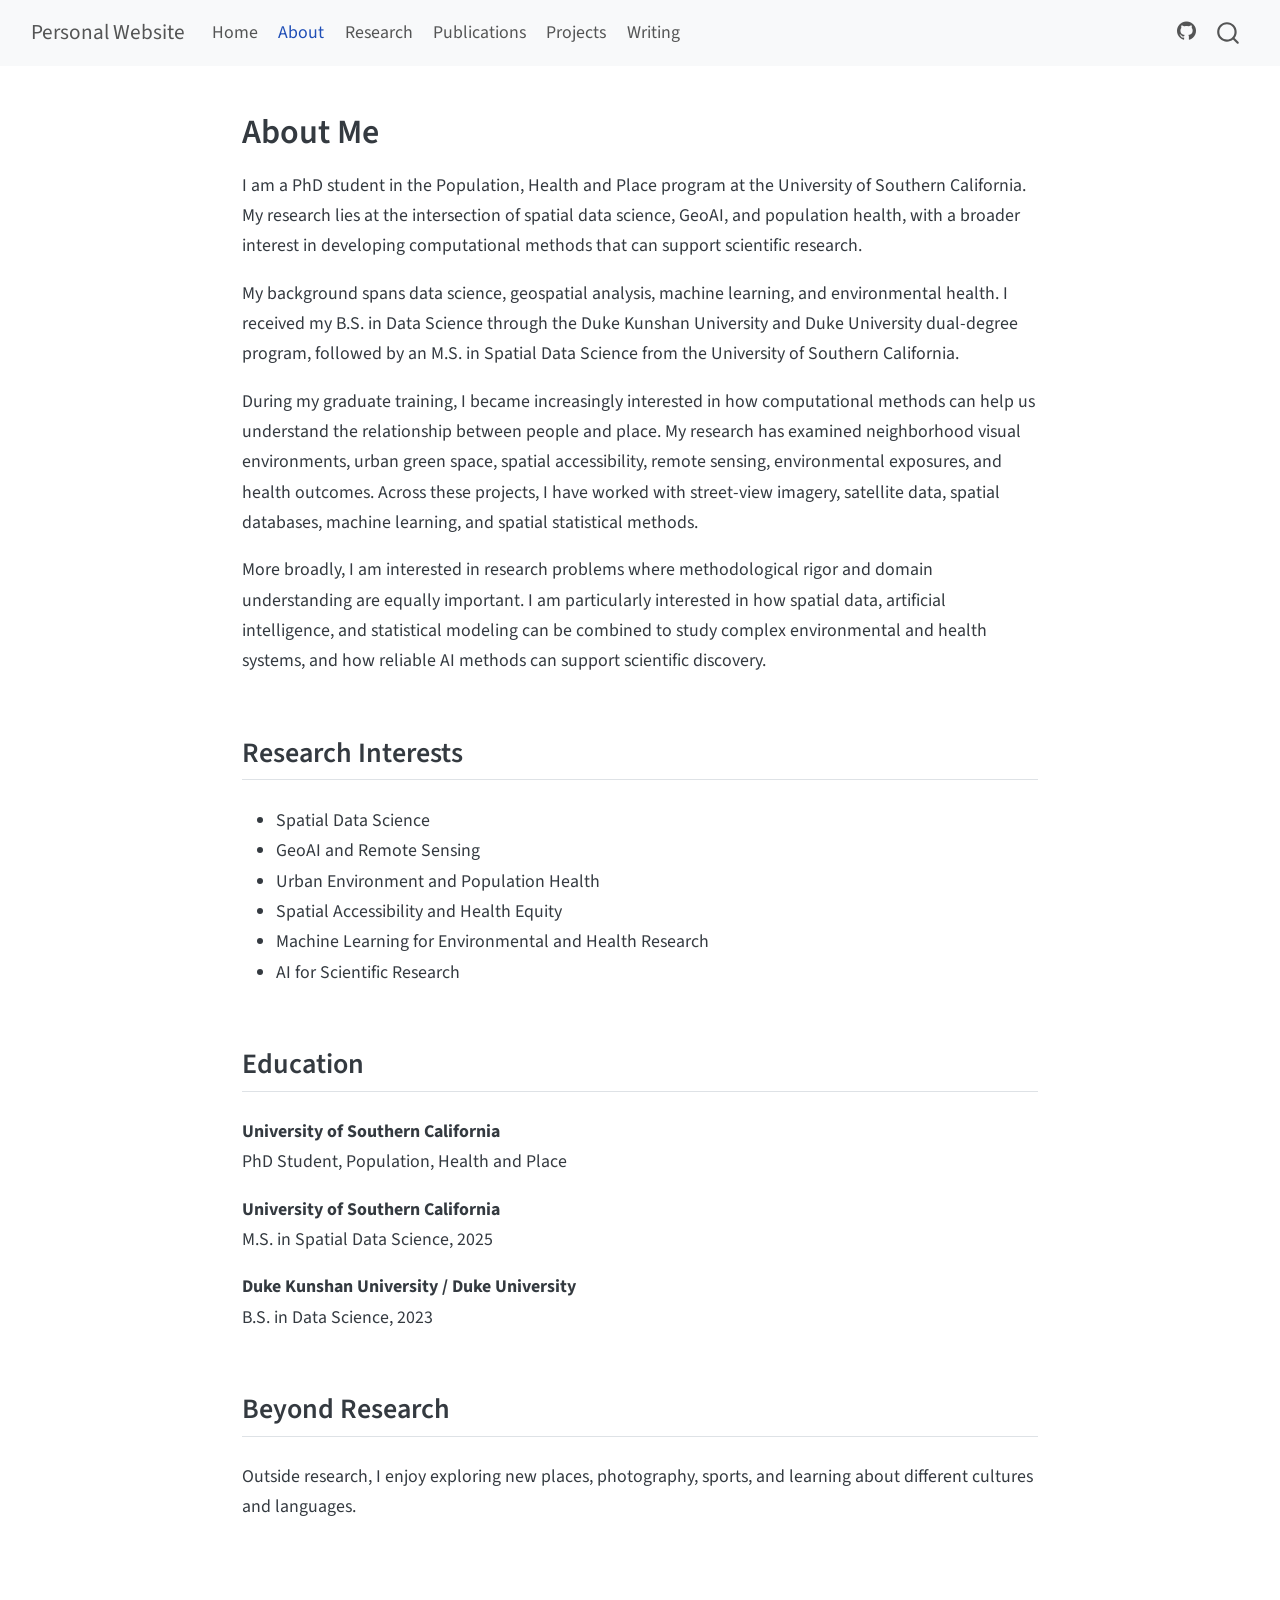
<file: docs/about.html>
<!DOCTYPE html>
<html xmlns="http://www.w3.org/1999/xhtml" lang="en" xml:lang="en"><head>

<meta charset="utf-8">
<meta name="generator" content="quarto-1.10.18">

<meta name="viewport" content="width=device-width, initial-scale=1.0, user-scalable=yes">


<title>about – Personal Website</title>
<style>
/* Default styles provided by pandoc.
** See https://pandoc.org/MANUAL.html#variables-for-html for config info.
*/
span.smallcaps{font-variant: small-caps;}
div.columns{display: flex; gap: 1.5em;}
div.column{flex: auto;}
@media screen {
div.columns{gap: min(4vw, 1.5em);}
div.column{overflow-x: auto;}
}
div.hanging-indent{margin-left: 1.5em; text-indent: -1.5em;}
ul.task-list{list-style: none;}
ul.task-list li input[type="checkbox"] {
  width: 0.8em;
  margin: 0 0.8em 0.2em -1em; /* quarto-specific, see https://github.com/quarto-dev/quarto-cli/issues/4556 */ 
  vertical-align: middle;
}
</style>


<script src="site_libs/quarto-nav/quarto-nav.js"></script>
<script src="site_libs/quarto-nav/headroom.min.js"></script>
<script src="site_libs/clipboard/clipboard.min.js"></script>
<script src="site_libs/quarto-search/autocomplete.umd.js"></script>
<script src="site_libs/quarto-search/fuse.min.js"></script>
<script src="site_libs/quarto-search/quarto-search.js"></script>
<meta name="quarto:offset" content="./">
<script src="site_libs/quarto-html/quarto.js" type="module"></script>
<script src="site_libs/quarto-html/tabsets/tabsets.js" type="module"></script>
<script src="site_libs/quarto-html/popper.min.js"></script>
<script src="site_libs/quarto-html/tippy.umd.min.js"></script>
<script src="site_libs/quarto-html/anchor.min.js"></script>
<link href="site_libs/quarto-html/tippy.css" rel="stylesheet">
<link href="site_libs/quarto-html/quarto-syntax-highlighting-64a204ab8560d761af7679ceaba22944.css" rel="stylesheet" id="quarto-text-highlighting-styles">
<script src="site_libs/bootstrap/bootstrap.min.js"></script>
<link href="site_libs/bootstrap/bootstrap-icons.css" rel="stylesheet">
<link href="site_libs/bootstrap/bootstrap-172ba59bd5e0b52282274ba0c0cc16fc.min.css" rel="stylesheet" append-hash="true" id="quarto-bootstrap" data-mode="light">
<script id="quarto-search-options" type="application/json">{
  "location": "navbar",
  "copy-button": false,
  "collapse-after": 3,
  "panel-placement": "end",
  "type": "overlay",
  "limit": 50,
  "keyboard-shortcut": [
    "f",
    "/",
    "s"
  ],
  "show-item-context": false,
  "language": {
    "search-no-results-text": "No results",
    "search-matching-documents-text": "matching documents",
    "search-copy-link-title": "Copy link to search",
    "search-hide-matches-text": "Hide additional matches",
    "search-more-match-text": "more match in this document",
    "search-more-matches-text": "more matches in this document",
    "search-clear-button-title": "Clear",
    "search-text-placeholder": "",
    "search-detached-cancel-button-title": "Cancel",
    "search-submit-button-title": "Submit",
    "search-label": "Search"
  }
}</script>


<link rel="stylesheet" href="styles.css">
</head>

<body class="nav-fixed fullcontent quarto-light">

<div id="quarto-search-results"></div>
  <header id="quarto-header" class="headroom fixed-top">
    <nav class="navbar navbar-expand-lg " data-bs-theme="dark">
      <div class="navbar-container container-fluid">
      <div class="navbar-brand-container mx-auto">
    <a class="navbar-brand" href="./index.html">
    <span class="navbar-title">Personal Website</span>
    </a>
  </div>
            <div id="quarto-search" class="" title="Search"></div>
          <button class="navbar-toggler" type="button" data-bs-toggle="collapse" data-bs-target="#navbarCollapse" aria-controls="navbarCollapse" role="menu" aria-expanded="false" aria-label="Toggle navigation" onclick="if (window.quartoToggleHeadroom) { window.quartoToggleHeadroom(); }">
  <span class="navbar-toggler-icon"></span>
</button>
          <div class="collapse navbar-collapse" id="navbarCollapse">
            <ul class="navbar-nav navbar-nav-scroll me-auto">
  <li class="nav-item">
    <a class="nav-link" href="./index.html"> 
<span class="menu-text">Home</span></a>
  </li>  
  <li class="nav-item">
    <a class="nav-link active" href="./about.html" aria-current="page"> 
<span class="menu-text">About</span></a>
  </li>  
  <li class="nav-item">
    <a class="nav-link" href="./research.html"> 
<span class="menu-text">Research</span></a>
  </li>  
  <li class="nav-item">
    <a class="nav-link" href="./publications.html"> 
<span class="menu-text">Publications</span></a>
  </li>  
  <li class="nav-item">
    <a class="nav-link" href="./projects.html"> 
<span class="menu-text">Projects</span></a>
  </li>  
  <li class="nav-item">
    <a class="nav-link" href="./writing.html"> 
<span class="menu-text">Writing</span></a>
  </li>  
</ul>
            <ul class="navbar-nav navbar-nav-scroll ms-auto">
  <li class="nav-item compact">
    <a class="nav-link" href="https://github.com/ShaokunLyu"> <i class="bi bi-github" role="img">
</i> 
<span class="menu-text"></span></a>
  </li>  
</ul>
          </div> <!-- /navcollapse -->
            <div class="quarto-navbar-tools">
</div>
      </div> <!-- /container-fluid -->
    </nav>
</header>
<!-- content -->
<div id="quarto-content" class="quarto-container page-columns page-rows-contents page-layout-article page-navbar">
<!-- sidebar -->
<!-- margin-sidebar -->
    
<!-- main -->
<main class="content" id="quarto-document-content"><header id="title-block-header" class="quarto-title-block"></header>




<section id="about-me" class="level1">
<h1>About Me</h1>
<p>I am a PhD student in the Population, Health and Place program at the University of Southern California. My research lies at the intersection of spatial data science, GeoAI, and population health, with a broader interest in developing computational methods that can support scientific research.</p>
<p>My background spans data science, geospatial analysis, machine learning, and environmental health. I received my B.S. in Data Science through the Duke Kunshan University and Duke University dual-degree program, followed by an M.S. in Spatial Data Science from the University of Southern California.</p>
<p>During my graduate training, I became increasingly interested in how computational methods can help us understand the relationship between people and place. My research has examined neighborhood visual environments, urban green space, spatial accessibility, remote sensing, environmental exposures, and health outcomes. Across these projects, I have worked with street-view imagery, satellite data, spatial databases, machine learning, and spatial statistical methods.</p>
<p>More broadly, I am interested in research problems where methodological rigor and domain understanding are equally important. I am particularly interested in how spatial data, artificial intelligence, and statistical modeling can be combined to study complex environmental and health systems, and how reliable AI methods can support scientific discovery.</p>
<section id="research-interests" class="level2">
<h2 class="anchored" data-anchor-id="research-interests">Research Interests</h2>
<ul>
<li>Spatial Data Science</li>
<li>GeoAI and Remote Sensing</li>
<li>Urban Environment and Population Health</li>
<li>Spatial Accessibility and Health Equity</li>
<li>Machine Learning for Environmental and Health Research</li>
<li>AI for Scientific Research</li>
</ul>
</section>
<section id="education" class="level2">
<h2 class="anchored" data-anchor-id="education">Education</h2>
<p><strong>University of Southern California</strong><br>
PhD Student, Population, Health and Place</p>
<p><strong>University of Southern California</strong><br>
M.S. in Spatial Data Science, 2025</p>
<p><strong>Duke Kunshan University / Duke University</strong><br>
B.S. in Data Science, 2023</p>
</section>
<section id="beyond-research" class="level2">
<h2 class="anchored" data-anchor-id="beyond-research">Beyond Research</h2>
<p>Outside research, I enjoy exploring new places, photography, sports, and learning about different cultures and languages.</p>


</section>
</section>

</main> <!-- /main -->
<script id="quarto-html-after-body" type="application/javascript">
  window.document.addEventListener("DOMContentLoaded", function (event) {
    const icon = "";
    const anchorJS = new window.AnchorJS();
    anchorJS.options = {
      placement: 'right',
      icon: icon
    };
    anchorJS.add('.anchored');
    const isCodeAnnotation = (el) => {
      for (const clz of el.classList) {
        if (clz.startsWith('code-annotation-')) {                     
          return true;
        }
      }
      return false;
    }
    const onCopySuccess = function(e) {
      // button target
      const button = e.trigger;
      // don't keep focus
      button.blur();
      // flash "checked"
      button.classList.add('code-copy-button-checked');
      var currentTitle = button.getAttribute("title");
      button.setAttribute("title", "Copied!");
      let tooltip;
      if (window.bootstrap) {
        button.setAttribute("data-bs-toggle", "tooltip");
        button.setAttribute("data-bs-placement", "left");
        button.setAttribute("data-bs-title", "Copied!");
        tooltip = new bootstrap.Tooltip(button, 
          { trigger: "manual", 
            customClass: "code-copy-button-tooltip",
            offset: [0, -8]});
        tooltip.show();    
      }
      setTimeout(function() {
        if (tooltip) {
          tooltip.hide();
          button.removeAttribute("data-bs-title");
          button.removeAttribute("data-bs-toggle");
          button.removeAttribute("data-bs-placement");
        }
        button.setAttribute("title", currentTitle);
        button.classList.remove('code-copy-button-checked');
      }, 1000);
      // clear code selection
      e.clearSelection();
    }
    const getTextToCopy = function(trigger) {
      const outerScaffold = trigger.parentElement.cloneNode(true);
      const codeEl = outerScaffold.querySelector('code');
      for (const childEl of codeEl.children) {
        if (isCodeAnnotation(childEl)) {
          childEl.remove();
        }
      }
      return codeEl.innerText;
    }
    const clipboard = new window.ClipboardJS('.code-copy-button:not([data-in-quarto-modal])', {
      text: getTextToCopy
    });
    clipboard.on('success', onCopySuccess);
    if (window.document.getElementById('quarto-embedded-source-code-modal')) {
      const clipboardModal = new window.ClipboardJS('.code-copy-button[data-in-quarto-modal]', {
        text: getTextToCopy,
        container: window.document.getElementById('quarto-embedded-source-code-modal')
      });
      clipboardModal.on('success', onCopySuccess);
    }
      var localhostRegex = new RegExp(/^(?:http|https):\/\/localhost\:?[0-9]*\//);
      var mailtoRegex = new RegExp(/^mailto:/);
        var filterRegex = new RegExp('/' + window.location.host + '/');
      var isInternal = (href) => {
          return filterRegex.test(href) || localhostRegex.test(href) || mailtoRegex.test(href);
      }
      // Inspect non-navigation links and adorn them if external
     var links = window.document.querySelectorAll('a[href]:not(.nav-link):not(.navbar-brand):not(.toc-action):not(.sidebar-link):not(.sidebar-item-toggle):not(.pagination-link):not(.no-external):not([aria-hidden]):not(.dropdown-item):not(.quarto-navigation-tool):not(.about-link)');
      for (var i=0; i<links.length; i++) {
        const link = links[i];
        if (!isInternal(link.href)) {
          // undo the damage that might have been done by quarto-nav.js in the case of
          // links that we want to consider external
          if (link.dataset.originalHref !== undefined) {
            link.href = link.dataset.originalHref;
          }
        }
      }
    function tippyHover(el, contentFn, onTriggerFn, onUntriggerFn) {
      const config = {
        allowHTML: true,
        maxWidth: 500,
        delay: 100,
        arrow: false,
        appendTo: function(el) {
            return el.parentElement;
        },
        interactive: true,
        interactiveBorder: 10,
        theme: 'quarto',
        placement: 'bottom-start',
      };
      if (contentFn) {
        config.content = contentFn;
      }
      if (onTriggerFn) {
        config.onTrigger = onTriggerFn;
      }
      if (onUntriggerFn) {
        config.onUntrigger = onUntriggerFn;
      }
      window.tippy(el, config); 
    }
    const noterefs = window.document.querySelectorAll('a[role="doc-noteref"]');
    for (var i=0; i<noterefs.length; i++) {
      const ref = noterefs[i];
      tippyHover(ref, function() {
        // use id or data attribute instead here
        let href = ref.getAttribute('data-footnote-href') || ref.getAttribute('href');
        try { href = new URL(href).hash; } catch {}
        const id = href.replace(/^#\/?/, "");
        const note = window.document.getElementById(id);
        if (note) {
          return note.innerHTML;
        } else {
          return "";
        }
      });
    }
    const xrefs = window.document.querySelectorAll('a.quarto-xref');
    const processXRef = (id, note) => {
      // Strip column container classes
      const stripColumnClz = (el) => {
        el.classList.remove("page-full", "page-columns");
        if (el.children) {
          for (const child of el.children) {
            stripColumnClz(child);
          }
        }
      }
      stripColumnClz(note)
      if (id === null || id.startsWith('sec-')) {
        // Special case sections, only their first couple elements
        const container = document.createElement("div");
        if (note.children && note.children.length > 2) {
          container.appendChild(note.children[0].cloneNode(true));
          for (let i = 1; i < note.children.length; i++) {
            const child = note.children[i];
            if (child.tagName === "P" && child.innerText === "") {
              continue;
            } else {
              container.appendChild(child.cloneNode(true));
              break;
            }
          }
          if (window.Quarto?.typesetMath) {
            window.Quarto.typesetMath(container);
          }
          return container.innerHTML
        } else {
          if (window.Quarto?.typesetMath) {
            window.Quarto.typesetMath(note);
          }
          return note.innerHTML;
        }
      } else {
        // Remove any anchor links if they are present
        const anchorLink = note.querySelector('a.anchorjs-link');
        if (anchorLink) {
          anchorLink.remove();
        }
        if (window.Quarto?.typesetMath) {
          window.Quarto.typesetMath(note);
        }
        if (note.classList.contains("callout")) {
          return note.outerHTML;
        } else {
          return note.innerHTML;
        }
      }
    }
    for (var i=0; i<xrefs.length; i++) {
      const xref = xrefs[i];
      tippyHover(xref, undefined, function(instance) {
        instance.disable();
        let url = xref.getAttribute('href');
        let hash = undefined; 
        if (url.startsWith('#')) {
          hash = url;
        } else {
          try { hash = new URL(url).hash; } catch {}
        }
        if (hash) {
          const id = hash.replace(/^#\/?/, "");
          const note = window.document.getElementById(id);
          if (note !== null) {
            try {
              const html = processXRef(id, note.cloneNode(true));
              instance.setContent(html);
            } finally {
              instance.enable();
              instance.show();
            }
          } else {
            // See if we can fetch this
            fetch(url.split('#')[0])
            .then(res => res.text())
            .then(html => {
              const parser = new DOMParser();
              const htmlDoc = parser.parseFromString(html, "text/html");
              const note = htmlDoc.getElementById(id);
              if (note !== null) {
                const html = processXRef(id, note);
                instance.setContent(html);
              } 
            }).finally(() => {
              instance.enable();
              instance.show();
            });
          }
        } else {
          // See if we can fetch a full url (with no hash to target)
          // This is a special case and we should probably do some content thinning / targeting
          fetch(url)
          .then(res => res.text())
          .then(html => {
            const parser = new DOMParser();
            const htmlDoc = parser.parseFromString(html, "text/html");
            const note = htmlDoc.querySelector('main.content');
            if (note !== null) {
              // This should only happen for chapter cross references
              // (since there is no id in the URL)
              // remove the first header
              if (note.children.length > 0 && note.children[0].tagName === "HEADER") {
                note.children[0].remove();
              }
              const html = processXRef(null, note);
              instance.setContent(html);
            } 
          }).finally(() => {
            instance.enable();
            instance.show();
          });
        }
      }, function(instance) {
      });
    }
        let selectedAnnoteEl;
        const selectorForAnnotation = ( cell, annotation) => {
          let cellAttr = 'data-code-cell="' + cell + '"';
          let lineAttr = 'data-code-annotation="' +  annotation + '"';
          const selector = 'span[' + cellAttr + '][' + lineAttr + ']';
          return selector;
        }
        const selectCodeLines = (annoteEl) => {
          const doc = window.document;
          const targetCell = annoteEl.getAttribute("data-target-cell");
          const targetAnnotation = annoteEl.getAttribute("data-target-annotation");
          const annoteSpan = window.document.querySelector(selectorForAnnotation(targetCell, targetAnnotation));
          const lines = annoteSpan.getAttribute("data-code-lines").split(",");
          const lineIds = lines.map((line) => {
            return targetCell + "-" + line;
          })
          let top = null;
          let height = null;
          let parent = null;
          if (lineIds.length > 0) {
              //compute the position of the single el (top and bottom and make a div)
              const el = window.document.getElementById(lineIds[0]);
              top = el.offsetTop;
              height = el.offsetHeight;
              parent = el.parentElement.parentElement;
            if (lineIds.length > 1) {
              const lastEl = window.document.getElementById(lineIds[lineIds.length - 1]);
              const bottom = lastEl.offsetTop + lastEl.offsetHeight;
              height = bottom - top;
            }
            if (top !== null && height !== null && parent !== null) {
              // cook up a div (if necessary) and position it 
              let div = window.document.getElementById("code-annotation-line-highlight");
              if (div === null) {
                div = window.document.createElement("div");
                div.setAttribute("id", "code-annotation-line-highlight");
                div.style.position = 'absolute';
                parent.appendChild(div);
              }
              div.style.top = top - 2 + "px";
              div.style.height = height + 4 + "px";
              div.style.left = 0;
              let gutterDiv = window.document.getElementById("code-annotation-line-highlight-gutter");
              if (gutterDiv === null) {
                gutterDiv = window.document.createElement("div");
                gutterDiv.setAttribute("id", "code-annotation-line-highlight-gutter");
                gutterDiv.style.position = 'absolute';
                const codeCell = window.document.getElementById(targetCell);
                const gutter = codeCell.querySelector('.code-annotation-gutter');
                gutter.appendChild(gutterDiv);
              }
              gutterDiv.style.top = top - 2 + "px";
              gutterDiv.style.height = height + 4 + "px";
            }
            selectedAnnoteEl = annoteEl;
          }
        };
        const unselectCodeLines = () => {
          const elementsIds = ["code-annotation-line-highlight", "code-annotation-line-highlight-gutter"];
          elementsIds.forEach((elId) => {
            const div = window.document.getElementById(elId);
            if (div) {
              div.remove();
            }
          });
          selectedAnnoteEl = undefined;
        };
          // Handle positioning of the toggle
      window.addEventListener(
        "resize",
        throttle(() => {
          elRect = undefined;
          if (selectedAnnoteEl) {
            selectCodeLines(selectedAnnoteEl);
          }
        }, 10)
      );
      function throttle(fn, ms) {
      let throttle = false;
      let timer;
        return (...args) => {
          if(!throttle) { // first call gets through
              fn.apply(this, args);
              throttle = true;
          } else { // all the others get throttled
              if(timer) clearTimeout(timer); // cancel #2
              timer = setTimeout(() => {
                fn.apply(this, args);
                timer = throttle = false;
              }, ms);
          }
        };
      }
        // Attach click handler to the DT
        const annoteDls = window.document.querySelectorAll('dt[data-target-cell]');
        for (const annoteDlNode of annoteDls) {
          annoteDlNode.addEventListener('click', (event) => {
            const clickedEl = event.target;
            if (clickedEl !== selectedAnnoteEl) {
              unselectCodeLines();
              const activeEl = window.document.querySelector('dt[data-target-cell].code-annotation-active');
              if (activeEl) {
                activeEl.classList.remove('code-annotation-active');
              }
              selectCodeLines(clickedEl);
              clickedEl.classList.add('code-annotation-active');
            } else {
              // Unselect the line
              unselectCodeLines();
              clickedEl.classList.remove('code-annotation-active');
            }
          });
        }
    const findCites = (el) => {
      const parentEl = el.parentElement;
      if (parentEl) {
        const cites = parentEl.dataset.cites;
        if (cites) {
          return {
            el,
            cites: cites.split(' ')
          };
        } else {
          return findCites(el.parentElement)
        }
      } else {
        return undefined;
      }
    };
    var bibliorefs = window.document.querySelectorAll('a[role="doc-biblioref"]');
    for (var i=0; i<bibliorefs.length; i++) {
      const ref = bibliorefs[i];
      const citeInfo = findCites(ref);
      if (citeInfo) {
        tippyHover(citeInfo.el, function() {
          var popup = window.document.createElement('div');
          citeInfo.cites.forEach(function(cite) {
            var citeDiv = window.document.createElement('div');
            citeDiv.classList.add('hanging-indent');
            citeDiv.classList.add('csl-entry');
            var biblioDiv = window.document.getElementById('ref-' + cite);
            if (biblioDiv) {
              citeDiv.innerHTML = biblioDiv.innerHTML;
            }
            popup.appendChild(citeDiv);
          });
          return popup.innerHTML;
        });
      }
    }
  });
  </script>
</div> <!-- /content -->




</body></html>
</file>
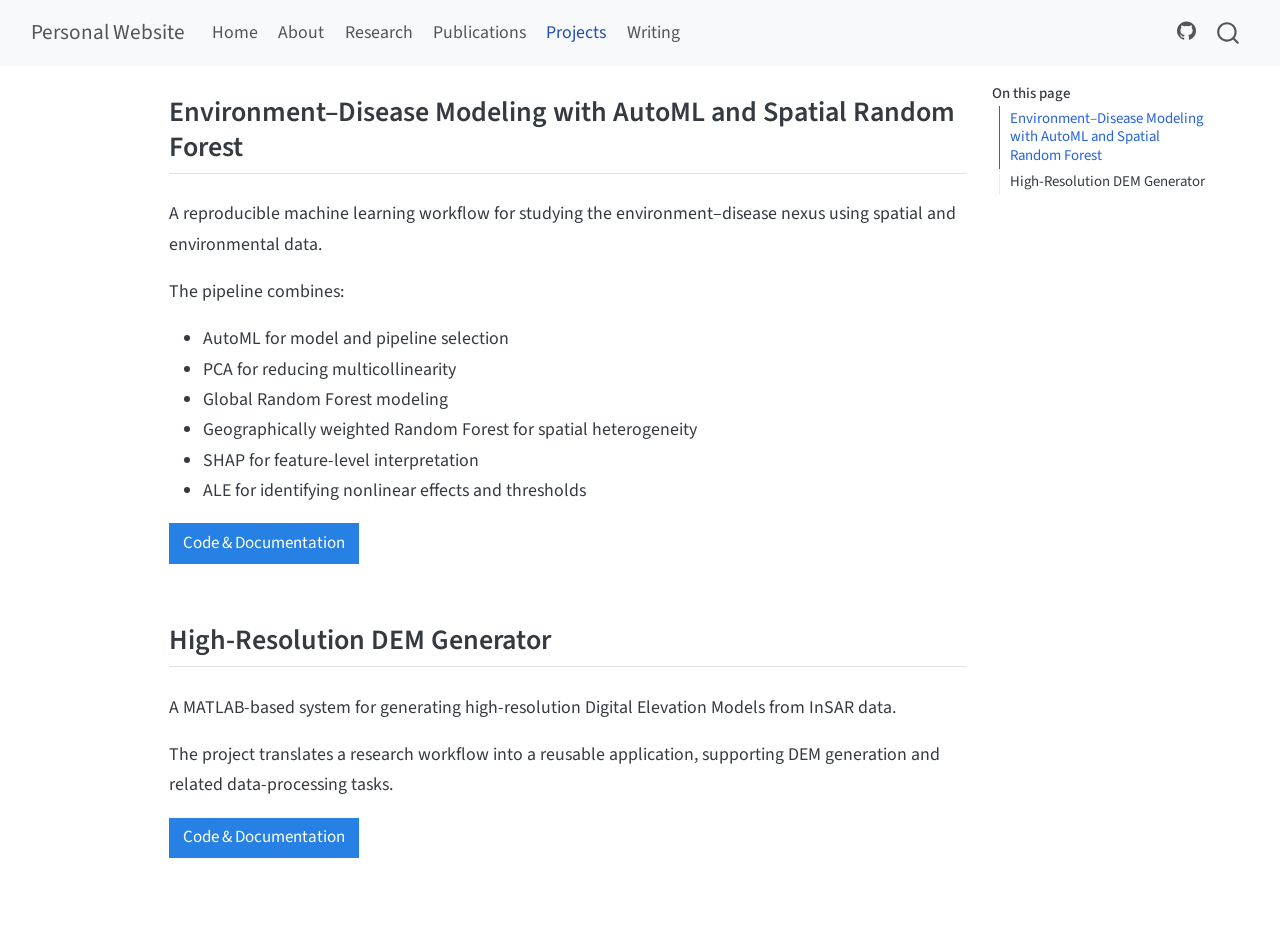
<file: docs/projects.html>
<!DOCTYPE html>
<html xmlns="http://www.w3.org/1999/xhtml" lang="en" xml:lang="en"><head>

<meta charset="utf-8">
<meta name="generator" content="quarto-1.10.18">

<meta name="viewport" content="width=device-width, initial-scale=1.0, user-scalable=yes">


<title>projects – Personal Website</title>
<style>
/* Default styles provided by pandoc.
** See https://pandoc.org/MANUAL.html#variables-for-html for config info.
*/
span.smallcaps{font-variant: small-caps;}
div.columns{display: flex; gap: 1.5em;}
div.column{flex: auto;}
@media screen {
div.columns{gap: min(4vw, 1.5em);}
div.column{overflow-x: auto;}
}
div.hanging-indent{margin-left: 1.5em; text-indent: -1.5em;}
ul.task-list{list-style: none;}
ul.task-list li input[type="checkbox"] {
  width: 0.8em;
  margin: 0 0.8em 0.2em -1em; /* quarto-specific, see https://github.com/quarto-dev/quarto-cli/issues/4556 */ 
  vertical-align: middle;
}
</style>


<script src="site_libs/quarto-nav/quarto-nav.js"></script>
<script src="site_libs/quarto-nav/headroom.min.js"></script>
<script src="site_libs/clipboard/clipboard.min.js"></script>
<script src="site_libs/quarto-search/autocomplete.umd.js"></script>
<script src="site_libs/quarto-search/fuse.min.js"></script>
<script src="site_libs/quarto-search/quarto-search.js"></script>
<meta name="quarto:offset" content="./">
<script src="site_libs/quarto-html/quarto.js" type="module"></script>
<script src="site_libs/quarto-html/tabsets/tabsets.js" type="module"></script>
<script src="site_libs/quarto-html/popper.min.js"></script>
<script src="site_libs/quarto-html/tippy.umd.min.js"></script>
<script src="site_libs/quarto-html/anchor.min.js"></script>
<link href="site_libs/quarto-html/tippy.css" rel="stylesheet">
<link href="site_libs/quarto-html/quarto-syntax-highlighting-64a204ab8560d761af7679ceaba22944.css" rel="stylesheet" id="quarto-text-highlighting-styles">
<script src="site_libs/bootstrap/bootstrap.min.js"></script>
<link href="site_libs/bootstrap/bootstrap-icons.css" rel="stylesheet">
<link href="site_libs/bootstrap/bootstrap-172ba59bd5e0b52282274ba0c0cc16fc.min.css" rel="stylesheet" append-hash="true" id="quarto-bootstrap" data-mode="light">
<script id="quarto-search-options" type="application/json">{
  "location": "navbar",
  "copy-button": false,
  "collapse-after": 3,
  "panel-placement": "end",
  "type": "overlay",
  "limit": 50,
  "keyboard-shortcut": [
    "f",
    "/",
    "s"
  ],
  "show-item-context": false,
  "language": {
    "search-no-results-text": "No results",
    "search-matching-documents-text": "matching documents",
    "search-copy-link-title": "Copy link to search",
    "search-hide-matches-text": "Hide additional matches",
    "search-more-match-text": "more match in this document",
    "search-more-matches-text": "more matches in this document",
    "search-clear-button-title": "Clear",
    "search-text-placeholder": "",
    "search-detached-cancel-button-title": "Cancel",
    "search-submit-button-title": "Submit",
    "search-label": "Search"
  }
}</script>


<link rel="stylesheet" href="styles.css">
</head>

<body class="nav-fixed quarto-light">

<div id="quarto-search-results"></div>
  <header id="quarto-header" class="headroom fixed-top">
    <nav class="navbar navbar-expand-lg " data-bs-theme="dark">
      <div class="navbar-container container-fluid">
      <div class="navbar-brand-container mx-auto">
    <a class="navbar-brand" href="./index.html">
    <span class="navbar-title">Personal Website</span>
    </a>
  </div>
            <div id="quarto-search" class="" title="Search"></div>
          <button class="navbar-toggler" type="button" data-bs-toggle="collapse" data-bs-target="#navbarCollapse" aria-controls="navbarCollapse" role="menu" aria-expanded="false" aria-label="Toggle navigation" onclick="if (window.quartoToggleHeadroom) { window.quartoToggleHeadroom(); }">
  <span class="navbar-toggler-icon"></span>
</button>
          <div class="collapse navbar-collapse" id="navbarCollapse">
            <ul class="navbar-nav navbar-nav-scroll me-auto">
  <li class="nav-item">
    <a class="nav-link" href="./index.html"> 
<span class="menu-text">Home</span></a>
  </li>  
  <li class="nav-item">
    <a class="nav-link" href="./about.html"> 
<span class="menu-text">About</span></a>
  </li>  
  <li class="nav-item">
    <a class="nav-link" href="./research.html"> 
<span class="menu-text">Research</span></a>
  </li>  
  <li class="nav-item">
    <a class="nav-link" href="./publications.html"> 
<span class="menu-text">Publications</span></a>
  </li>  
  <li class="nav-item">
    <a class="nav-link active" href="./projects.html" aria-current="page"> 
<span class="menu-text">Projects</span></a>
  </li>  
  <li class="nav-item">
    <a class="nav-link" href="./writing.html"> 
<span class="menu-text">Writing</span></a>
  </li>  
</ul>
            <ul class="navbar-nav navbar-nav-scroll ms-auto">
  <li class="nav-item compact">
    <a class="nav-link" href="https://github.com/ShaokunLyu"> <i class="bi bi-github" role="img">
</i> 
<span class="menu-text"></span></a>
  </li>  
</ul>
          </div> <!-- /navcollapse -->
            <div class="quarto-navbar-tools">
</div>
      </div> <!-- /container-fluid -->
    </nav>
</header>
<!-- content -->
<div id="quarto-content" class="quarto-container page-columns page-rows-contents page-layout-article page-navbar">
<!-- sidebar -->
<!-- margin-sidebar -->
    <div id="quarto-margin-sidebar" class="sidebar margin-sidebar">
        <nav id="TOC" role="doc-toc" class="toc-active">
    <h2 id="toc-title">On this page</h2>
   
  <ul>
  <li><a href="#environmentdisease-modeling-with-automl-and-spatial-random-forest" id="toc-environmentdisease-modeling-with-automl-and-spatial-random-forest" class="nav-link active" data-scroll-target="#environmentdisease-modeling-with-automl-and-spatial-random-forest">Environment–Disease Modeling with AutoML and Spatial Random Forest</a></li>
  <li><a href="#high-resolution-dem-generator" id="toc-high-resolution-dem-generator" class="nav-link" data-scroll-target="#high-resolution-dem-generator">High-Resolution DEM Generator</a></li>
  </ul>
</nav>
    </div>
<!-- main -->
<main class="content" id="quarto-document-content"><header id="title-block-header" class="quarto-title-block"></header>




<section id="environmentdisease-modeling-with-automl-and-spatial-random-forest" class="level2">
<h2 class="anchored" data-anchor-id="environmentdisease-modeling-with-automl-and-spatial-random-forest">Environment–Disease Modeling with AutoML and Spatial Random Forest</h2>
<p>A reproducible machine learning workflow for studying the environment–disease nexus using spatial and environmental data.</p>
<p>The pipeline combines:</p>
<ul>
<li>AutoML for model and pipeline selection</li>
<li>PCA for reducing multicollinearity</li>
<li>Global Random Forest modeling</li>
<li>Geographically weighted Random Forest for spatial heterogeneity</li>
<li>SHAP for feature-level interpretation</li>
<li>ALE for identifying nonlinear effects and thresholds</li>
</ul>
<p><a href="https://github.com/ShaokunLyu/Auto-Machine-Learning-and-RF-Visualization" class="btn btn-primary">Code &amp; Documentation</a></p>
</section>
<section id="high-resolution-dem-generator" class="level2">
<h2 class="anchored" data-anchor-id="high-resolution-dem-generator">High-Resolution DEM Generator</h2>
<p>A MATLAB-based system for generating high-resolution Digital Elevation Models from InSAR data.</p>
<p>The project translates a research workflow into a reusable application, supporting DEM generation and related data-processing tasks.</p>
<p><a href="https://github.com/ShaokunLyu/High-Resolution-DEM-Generator" class="btn btn-primary">Code &amp; Documentation</a></p>


</section>

</main> <!-- /main -->
<script id="quarto-html-after-body" type="application/javascript">
  window.document.addEventListener("DOMContentLoaded", function (event) {
    const icon = "";
    const anchorJS = new window.AnchorJS();
    anchorJS.options = {
      placement: 'right',
      icon: icon
    };
    anchorJS.add('.anchored');
    const isCodeAnnotation = (el) => {
      for (const clz of el.classList) {
        if (clz.startsWith('code-annotation-')) {                     
          return true;
        }
      }
      return false;
    }
    const onCopySuccess = function(e) {
      // button target
      const button = e.trigger;
      // don't keep focus
      button.blur();
      // flash "checked"
      button.classList.add('code-copy-button-checked');
      var currentTitle = button.getAttribute("title");
      button.setAttribute("title", "Copied!");
      let tooltip;
      if (window.bootstrap) {
        button.setAttribute("data-bs-toggle", "tooltip");
        button.setAttribute("data-bs-placement", "left");
        button.setAttribute("data-bs-title", "Copied!");
        tooltip = new bootstrap.Tooltip(button, 
          { trigger: "manual", 
            customClass: "code-copy-button-tooltip",
            offset: [0, -8]});
        tooltip.show();    
      }
      setTimeout(function() {
        if (tooltip) {
          tooltip.hide();
          button.removeAttribute("data-bs-title");
          button.removeAttribute("data-bs-toggle");
          button.removeAttribute("data-bs-placement");
        }
        button.setAttribute("title", currentTitle);
        button.classList.remove('code-copy-button-checked');
      }, 1000);
      // clear code selection
      e.clearSelection();
    }
    const getTextToCopy = function(trigger) {
      const outerScaffold = trigger.parentElement.cloneNode(true);
      const codeEl = outerScaffold.querySelector('code');
      for (const childEl of codeEl.children) {
        if (isCodeAnnotation(childEl)) {
          childEl.remove();
        }
      }
      return codeEl.innerText;
    }
    const clipboard = new window.ClipboardJS('.code-copy-button:not([data-in-quarto-modal])', {
      text: getTextToCopy
    });
    clipboard.on('success', onCopySuccess);
    if (window.document.getElementById('quarto-embedded-source-code-modal')) {
      const clipboardModal = new window.ClipboardJS('.code-copy-button[data-in-quarto-modal]', {
        text: getTextToCopy,
        container: window.document.getElementById('quarto-embedded-source-code-modal')
      });
      clipboardModal.on('success', onCopySuccess);
    }
      var localhostRegex = new RegExp(/^(?:http|https):\/\/localhost\:?[0-9]*\//);
      var mailtoRegex = new RegExp(/^mailto:/);
        var filterRegex = new RegExp('/' + window.location.host + '/');
      var isInternal = (href) => {
          return filterRegex.test(href) || localhostRegex.test(href) || mailtoRegex.test(href);
      }
      // Inspect non-navigation links and adorn them if external
     var links = window.document.querySelectorAll('a[href]:not(.nav-link):not(.navbar-brand):not(.toc-action):not(.sidebar-link):not(.sidebar-item-toggle):not(.pagination-link):not(.no-external):not([aria-hidden]):not(.dropdown-item):not(.quarto-navigation-tool):not(.about-link)');
      for (var i=0; i<links.length; i++) {
        const link = links[i];
        if (!isInternal(link.href)) {
          // undo the damage that might have been done by quarto-nav.js in the case of
          // links that we want to consider external
          if (link.dataset.originalHref !== undefined) {
            link.href = link.dataset.originalHref;
          }
        }
      }
    function tippyHover(el, contentFn, onTriggerFn, onUntriggerFn) {
      const config = {
        allowHTML: true,
        maxWidth: 500,
        delay: 100,
        arrow: false,
        appendTo: function(el) {
            return el.parentElement;
        },
        interactive: true,
        interactiveBorder: 10,
        theme: 'quarto',
        placement: 'bottom-start',
      };
      if (contentFn) {
        config.content = contentFn;
      }
      if (onTriggerFn) {
        config.onTrigger = onTriggerFn;
      }
      if (onUntriggerFn) {
        config.onUntrigger = onUntriggerFn;
      }
      window.tippy(el, config); 
    }
    const noterefs = window.document.querySelectorAll('a[role="doc-noteref"]');
    for (var i=0; i<noterefs.length; i++) {
      const ref = noterefs[i];
      tippyHover(ref, function() {
        // use id or data attribute instead here
        let href = ref.getAttribute('data-footnote-href') || ref.getAttribute('href');
        try { href = new URL(href).hash; } catch {}
        const id = href.replace(/^#\/?/, "");
        const note = window.document.getElementById(id);
        if (note) {
          return note.innerHTML;
        } else {
          return "";
        }
      });
    }
    const xrefs = window.document.querySelectorAll('a.quarto-xref');
    const processXRef = (id, note) => {
      // Strip column container classes
      const stripColumnClz = (el) => {
        el.classList.remove("page-full", "page-columns");
        if (el.children) {
          for (const child of el.children) {
            stripColumnClz(child);
          }
        }
      }
      stripColumnClz(note)
      if (id === null || id.startsWith('sec-')) {
        // Special case sections, only their first couple elements
        const container = document.createElement("div");
        if (note.children && note.children.length > 2) {
          container.appendChild(note.children[0].cloneNode(true));
          for (let i = 1; i < note.children.length; i++) {
            const child = note.children[i];
            if (child.tagName === "P" && child.innerText === "") {
              continue;
            } else {
              container.appendChild(child.cloneNode(true));
              break;
            }
          }
          if (window.Quarto?.typesetMath) {
            window.Quarto.typesetMath(container);
          }
          return container.innerHTML
        } else {
          if (window.Quarto?.typesetMath) {
            window.Quarto.typesetMath(note);
          }
          return note.innerHTML;
        }
      } else {
        // Remove any anchor links if they are present
        const anchorLink = note.querySelector('a.anchorjs-link');
        if (anchorLink) {
          anchorLink.remove();
        }
        if (window.Quarto?.typesetMath) {
          window.Quarto.typesetMath(note);
        }
        if (note.classList.contains("callout")) {
          return note.outerHTML;
        } else {
          return note.innerHTML;
        }
      }
    }
    for (var i=0; i<xrefs.length; i++) {
      const xref = xrefs[i];
      tippyHover(xref, undefined, function(instance) {
        instance.disable();
        let url = xref.getAttribute('href');
        let hash = undefined; 
        if (url.startsWith('#')) {
          hash = url;
        } else {
          try { hash = new URL(url).hash; } catch {}
        }
        if (hash) {
          const id = hash.replace(/^#\/?/, "");
          const note = window.document.getElementById(id);
          if (note !== null) {
            try {
              const html = processXRef(id, note.cloneNode(true));
              instance.setContent(html);
            } finally {
              instance.enable();
              instance.show();
            }
          } else {
            // See if we can fetch this
            fetch(url.split('#')[0])
            .then(res => res.text())
            .then(html => {
              const parser = new DOMParser();
              const htmlDoc = parser.parseFromString(html, "text/html");
              const note = htmlDoc.getElementById(id);
              if (note !== null) {
                const html = processXRef(id, note);
                instance.setContent(html);
              } 
            }).finally(() => {
              instance.enable();
              instance.show();
            });
          }
        } else {
          // See if we can fetch a full url (with no hash to target)
          // This is a special case and we should probably do some content thinning / targeting
          fetch(url)
          .then(res => res.text())
          .then(html => {
            const parser = new DOMParser();
            const htmlDoc = parser.parseFromString(html, "text/html");
            const note = htmlDoc.querySelector('main.content');
            if (note !== null) {
              // This should only happen for chapter cross references
              // (since there is no id in the URL)
              // remove the first header
              if (note.children.length > 0 && note.children[0].tagName === "HEADER") {
                note.children[0].remove();
              }
              const html = processXRef(null, note);
              instance.setContent(html);
            } 
          }).finally(() => {
            instance.enable();
            instance.show();
          });
        }
      }, function(instance) {
      });
    }
        let selectedAnnoteEl;
        const selectorForAnnotation = ( cell, annotation) => {
          let cellAttr = 'data-code-cell="' + cell + '"';
          let lineAttr = 'data-code-annotation="' +  annotation + '"';
          const selector = 'span[' + cellAttr + '][' + lineAttr + ']';
          return selector;
        }
        const selectCodeLines = (annoteEl) => {
          const doc = window.document;
          const targetCell = annoteEl.getAttribute("data-target-cell");
          const targetAnnotation = annoteEl.getAttribute("data-target-annotation");
          const annoteSpan = window.document.querySelector(selectorForAnnotation(targetCell, targetAnnotation));
          const lines = annoteSpan.getAttribute("data-code-lines").split(",");
          const lineIds = lines.map((line) => {
            return targetCell + "-" + line;
          })
          let top = null;
          let height = null;
          let parent = null;
          if (lineIds.length > 0) {
              //compute the position of the single el (top and bottom and make a div)
              const el = window.document.getElementById(lineIds[0]);
              top = el.offsetTop;
              height = el.offsetHeight;
              parent = el.parentElement.parentElement;
            if (lineIds.length > 1) {
              const lastEl = window.document.getElementById(lineIds[lineIds.length - 1]);
              const bottom = lastEl.offsetTop + lastEl.offsetHeight;
              height = bottom - top;
            }
            if (top !== null && height !== null && parent !== null) {
              // cook up a div (if necessary) and position it 
              let div = window.document.getElementById("code-annotation-line-highlight");
              if (div === null) {
                div = window.document.createElement("div");
                div.setAttribute("id", "code-annotation-line-highlight");
                div.style.position = 'absolute';
                parent.appendChild(div);
              }
              div.style.top = top - 2 + "px";
              div.style.height = height + 4 + "px";
              div.style.left = 0;
              let gutterDiv = window.document.getElementById("code-annotation-line-highlight-gutter");
              if (gutterDiv === null) {
                gutterDiv = window.document.createElement("div");
                gutterDiv.setAttribute("id", "code-annotation-line-highlight-gutter");
                gutterDiv.style.position = 'absolute';
                const codeCell = window.document.getElementById(targetCell);
                const gutter = codeCell.querySelector('.code-annotation-gutter');
                gutter.appendChild(gutterDiv);
              }
              gutterDiv.style.top = top - 2 + "px";
              gutterDiv.style.height = height + 4 + "px";
            }
            selectedAnnoteEl = annoteEl;
          }
        };
        const unselectCodeLines = () => {
          const elementsIds = ["code-annotation-line-highlight", "code-annotation-line-highlight-gutter"];
          elementsIds.forEach((elId) => {
            const div = window.document.getElementById(elId);
            if (div) {
              div.remove();
            }
          });
          selectedAnnoteEl = undefined;
        };
          // Handle positioning of the toggle
      window.addEventListener(
        "resize",
        throttle(() => {
          elRect = undefined;
          if (selectedAnnoteEl) {
            selectCodeLines(selectedAnnoteEl);
          }
        }, 10)
      );
      function throttle(fn, ms) {
      let throttle = false;
      let timer;
        return (...args) => {
          if(!throttle) { // first call gets through
              fn.apply(this, args);
              throttle = true;
          } else { // all the others get throttled
              if(timer) clearTimeout(timer); // cancel #2
              timer = setTimeout(() => {
                fn.apply(this, args);
                timer = throttle = false;
              }, ms);
          }
        };
      }
        // Attach click handler to the DT
        const annoteDls = window.document.querySelectorAll('dt[data-target-cell]');
        for (const annoteDlNode of annoteDls) {
          annoteDlNode.addEventListener('click', (event) => {
            const clickedEl = event.target;
            if (clickedEl !== selectedAnnoteEl) {
              unselectCodeLines();
              const activeEl = window.document.querySelector('dt[data-target-cell].code-annotation-active');
              if (activeEl) {
                activeEl.classList.remove('code-annotation-active');
              }
              selectCodeLines(clickedEl);
              clickedEl.classList.add('code-annotation-active');
            } else {
              // Unselect the line
              unselectCodeLines();
              clickedEl.classList.remove('code-annotation-active');
            }
          });
        }
    const findCites = (el) => {
      const parentEl = el.parentElement;
      if (parentEl) {
        const cites = parentEl.dataset.cites;
        if (cites) {
          return {
            el,
            cites: cites.split(' ')
          };
        } else {
          return findCites(el.parentElement)
        }
      } else {
        return undefined;
      }
    };
    var bibliorefs = window.document.querySelectorAll('a[role="doc-biblioref"]');
    for (var i=0; i<bibliorefs.length; i++) {
      const ref = bibliorefs[i];
      const citeInfo = findCites(ref);
      if (citeInfo) {
        tippyHover(citeInfo.el, function() {
          var popup = window.document.createElement('div');
          citeInfo.cites.forEach(function(cite) {
            var citeDiv = window.document.createElement('div');
            citeDiv.classList.add('hanging-indent');
            citeDiv.classList.add('csl-entry');
            var biblioDiv = window.document.getElementById('ref-' + cite);
            if (biblioDiv) {
              citeDiv.innerHTML = biblioDiv.innerHTML;
            }
            popup.appendChild(citeDiv);
          });
          return popup.innerHTML;
        });
      }
    }
  });
  </script>
</div> <!-- /content -->




</body></html>
</file>
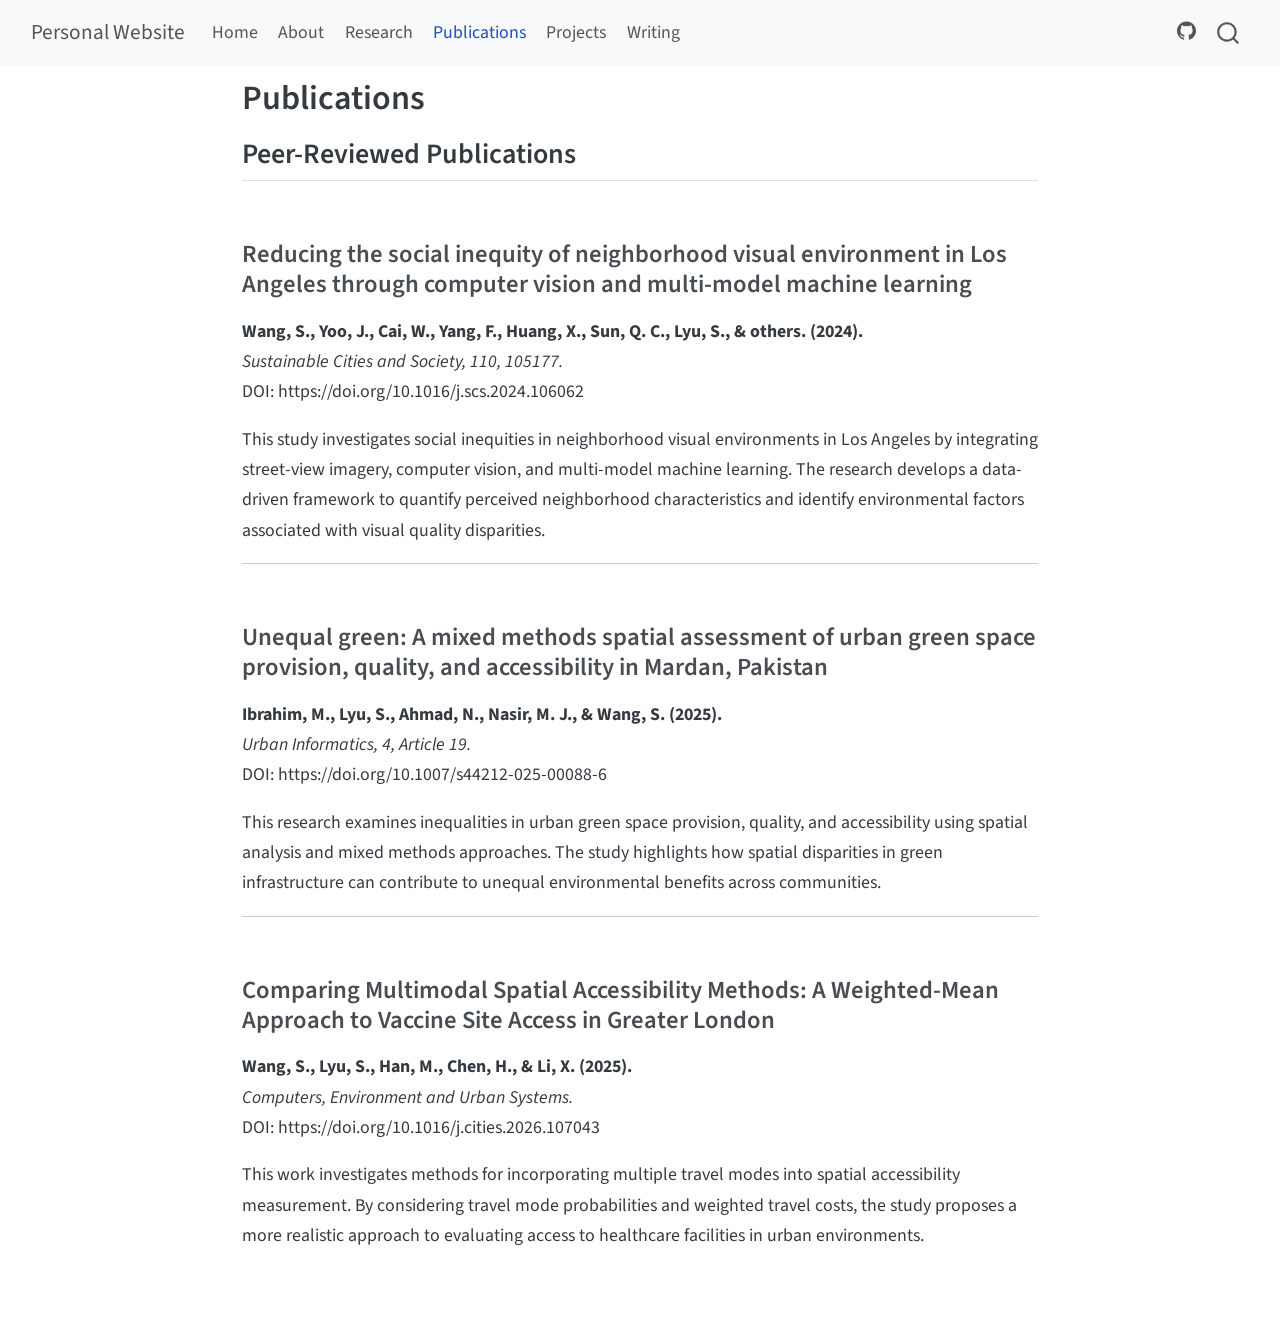
<file: docs/publications.html>
<!DOCTYPE html>
<html xmlns="http://www.w3.org/1999/xhtml" lang="en" xml:lang="en"><head>

<meta charset="utf-8">
<meta name="generator" content="quarto-1.10.18">

<meta name="viewport" content="width=device-width, initial-scale=1.0, user-scalable=yes">


<title>Publications – Personal Website</title>
<style>
/* Default styles provided by pandoc.
** See https://pandoc.org/MANUAL.html#variables-for-html for config info.
*/
span.smallcaps{font-variant: small-caps;}
div.columns{display: flex; gap: 1.5em;}
div.column{flex: auto;}
@media screen {
div.columns{gap: min(4vw, 1.5em);}
div.column{overflow-x: auto;}
}
div.hanging-indent{margin-left: 1.5em; text-indent: -1.5em;}
ul.task-list{list-style: none;}
ul.task-list li input[type="checkbox"] {
  width: 0.8em;
  margin: 0 0.8em 0.2em -1em; /* quarto-specific, see https://github.com/quarto-dev/quarto-cli/issues/4556 */ 
  vertical-align: middle;
}
</style>


<script src="site_libs/quarto-nav/quarto-nav.js"></script>
<script src="site_libs/quarto-nav/headroom.min.js"></script>
<script src="site_libs/clipboard/clipboard.min.js"></script>
<script src="site_libs/quarto-search/autocomplete.umd.js"></script>
<script src="site_libs/quarto-search/fuse.min.js"></script>
<script src="site_libs/quarto-search/quarto-search.js"></script>
<meta name="quarto:offset" content="./">
<script src="site_libs/quarto-html/quarto.js" type="module"></script>
<script src="site_libs/quarto-html/tabsets/tabsets.js" type="module"></script>
<script src="site_libs/quarto-html/popper.min.js"></script>
<script src="site_libs/quarto-html/tippy.umd.min.js"></script>
<script src="site_libs/quarto-html/anchor.min.js"></script>
<link href="site_libs/quarto-html/tippy.css" rel="stylesheet">
<link href="site_libs/quarto-html/quarto-syntax-highlighting-64a204ab8560d761af7679ceaba22944.css" rel="stylesheet" id="quarto-text-highlighting-styles">
<script src="site_libs/bootstrap/bootstrap.min.js"></script>
<link href="site_libs/bootstrap/bootstrap-icons.css" rel="stylesheet">
<link href="site_libs/bootstrap/bootstrap-172ba59bd5e0b52282274ba0c0cc16fc.min.css" rel="stylesheet" append-hash="true" id="quarto-bootstrap" data-mode="light">
<script id="quarto-search-options" type="application/json">{
  "location": "navbar",
  "copy-button": false,
  "collapse-after": 3,
  "panel-placement": "end",
  "type": "overlay",
  "limit": 50,
  "keyboard-shortcut": [
    "f",
    "/",
    "s"
  ],
  "show-item-context": false,
  "language": {
    "search-no-results-text": "No results",
    "search-matching-documents-text": "matching documents",
    "search-copy-link-title": "Copy link to search",
    "search-hide-matches-text": "Hide additional matches",
    "search-more-match-text": "more match in this document",
    "search-more-matches-text": "more matches in this document",
    "search-clear-button-title": "Clear",
    "search-text-placeholder": "",
    "search-detached-cancel-button-title": "Cancel",
    "search-submit-button-title": "Submit",
    "search-label": "Search"
  }
}</script>


<link rel="stylesheet" href="styles.css">
</head>

<body class="nav-fixed fullcontent quarto-light">

<div id="quarto-search-results"></div>
  <header id="quarto-header" class="headroom fixed-top">
    <nav class="navbar navbar-expand-lg " data-bs-theme="dark">
      <div class="navbar-container container-fluid">
      <div class="navbar-brand-container mx-auto">
    <a class="navbar-brand" href="./index.html">
    <span class="navbar-title">Personal Website</span>
    </a>
  </div>
            <div id="quarto-search" class="" title="Search"></div>
          <button class="navbar-toggler" type="button" data-bs-toggle="collapse" data-bs-target="#navbarCollapse" aria-controls="navbarCollapse" role="menu" aria-expanded="false" aria-label="Toggle navigation" onclick="if (window.quartoToggleHeadroom) { window.quartoToggleHeadroom(); }">
  <span class="navbar-toggler-icon"></span>
</button>
          <div class="collapse navbar-collapse" id="navbarCollapse">
            <ul class="navbar-nav navbar-nav-scroll me-auto">
  <li class="nav-item">
    <a class="nav-link" href="./index.html"> 
<span class="menu-text">Home</span></a>
  </li>  
  <li class="nav-item">
    <a class="nav-link" href="./about.html"> 
<span class="menu-text">About</span></a>
  </li>  
  <li class="nav-item">
    <a class="nav-link" href="./research.html"> 
<span class="menu-text">Research</span></a>
  </li>  
  <li class="nav-item">
    <a class="nav-link active" href="./publications.html" aria-current="page"> 
<span class="menu-text">Publications</span></a>
  </li>  
  <li class="nav-item">
    <a class="nav-link" href="./projects.html"> 
<span class="menu-text">Projects</span></a>
  </li>  
  <li class="nav-item">
    <a class="nav-link" href="./writing.html"> 
<span class="menu-text">Writing</span></a>
  </li>  
</ul>
            <ul class="navbar-nav navbar-nav-scroll ms-auto">
  <li class="nav-item compact">
    <a class="nav-link" href="https://github.com/ShaokunLyu"> <i class="bi bi-github" role="img">
</i> 
<span class="menu-text"></span></a>
  </li>  
</ul>
          </div> <!-- /navcollapse -->
            <div class="quarto-navbar-tools">
</div>
      </div> <!-- /container-fluid -->
    </nav>
</header>
<!-- content -->
<div id="quarto-content" class="quarto-container page-columns page-rows-contents page-layout-article page-navbar">
<!-- sidebar -->
<!-- margin-sidebar -->
    
<!-- main -->
<main class="content" id="quarto-document-content">

<header id="title-block-header" class="quarto-title-block default">
<div class="quarto-title">
<h1 class="title">Publications</h1>
</div>



<div class="quarto-title-meta">

    
  
    
  </div>
  


</header>


<section id="peer-reviewed-publications" class="level2">
<h2 class="anchored" data-anchor-id="peer-reviewed-publications">Peer-Reviewed Publications</h2>
<section id="reducing-the-social-inequity-of-neighborhood-visual-environment-in-los-angeles-through-computer-vision-and-multi-model-machine-learning" class="level3">
<h3 class="anchored" data-anchor-id="reducing-the-social-inequity-of-neighborhood-visual-environment-in-los-angeles-through-computer-vision-and-multi-model-machine-learning">Reducing the social inequity of neighborhood visual environment in Los Angeles through computer vision and multi-model machine learning</h3>
<p><strong>Wang, S., Yoo, J., Cai, W., Yang, F., Huang, X., Sun, Q. C., Lyu, S., &amp; others. (2024).</strong><br>
<em>Sustainable Cities and Society, 110, 105177.</em><br>
DOI: https://doi.org/10.1016/j.scs.2024.106062</p>
<p>This study investigates social inequities in neighborhood visual environments in Los Angeles by integrating street-view imagery, computer vision, and multi-model machine learning. The research develops a data-driven framework to quantify perceived neighborhood characteristics and identify environmental factors associated with visual quality disparities.</p>
<hr>
</section>
<section id="unequal-green-a-mixed-methods-spatial-assessment-of-urban-green-space-provision-quality-and-accessibility-in-mardan-pakistan" class="level3">
<h3 class="anchored" data-anchor-id="unequal-green-a-mixed-methods-spatial-assessment-of-urban-green-space-provision-quality-and-accessibility-in-mardan-pakistan">Unequal green: A mixed methods spatial assessment of urban green space provision, quality, and accessibility in Mardan, Pakistan</h3>
<p><strong>Ibrahim, M., Lyu, S., Ahmad, N., Nasir, M. J., &amp; Wang, S. (2025).</strong><br>
<em>Urban Informatics, 4, Article 19.</em><br>
DOI: https://doi.org/10.1007/s44212-025-00088-6</p>
<p>This research examines inequalities in urban green space provision, quality, and accessibility using spatial analysis and mixed methods approaches. The study highlights how spatial disparities in green infrastructure can contribute to unequal environmental benefits across communities.</p>
<hr>
</section>
<section id="comparing-multimodal-spatial-accessibility-methods-a-weighted-mean-approach-to-vaccine-site-access-in-greater-london" class="level3">
<h3 class="anchored" data-anchor-id="comparing-multimodal-spatial-accessibility-methods-a-weighted-mean-approach-to-vaccine-site-access-in-greater-london">Comparing Multimodal Spatial Accessibility Methods: A Weighted-Mean Approach to Vaccine Site Access in Greater London</h3>
<p><strong>Wang, S., Lyu, S., Han, M., Chen, H., &amp; Li, X. (2025).</strong><br>
<em>Computers, Environment and Urban Systems.</em><br>
DOI: https://doi.org/10.1016/j.cities.2026.107043</p>
<p>This work investigates methods for incorporating multiple travel modes into spatial accessibility measurement. By considering travel mode probabilities and weighted travel costs, the study proposes a more realistic approach to evaluating access to healthcare facilities in urban environments.</p>


</section>
</section>

</main> <!-- /main -->
<script id="quarto-html-after-body" type="application/javascript">
  window.document.addEventListener("DOMContentLoaded", function (event) {
    const icon = "";
    const anchorJS = new window.AnchorJS();
    anchorJS.options = {
      placement: 'right',
      icon: icon
    };
    anchorJS.add('.anchored');
    const isCodeAnnotation = (el) => {
      for (const clz of el.classList) {
        if (clz.startsWith('code-annotation-')) {                     
          return true;
        }
      }
      return false;
    }
    const onCopySuccess = function(e) {
      // button target
      const button = e.trigger;
      // don't keep focus
      button.blur();
      // flash "checked"
      button.classList.add('code-copy-button-checked');
      var currentTitle = button.getAttribute("title");
      button.setAttribute("title", "Copied!");
      let tooltip;
      if (window.bootstrap) {
        button.setAttribute("data-bs-toggle", "tooltip");
        button.setAttribute("data-bs-placement", "left");
        button.setAttribute("data-bs-title", "Copied!");
        tooltip = new bootstrap.Tooltip(button, 
          { trigger: "manual", 
            customClass: "code-copy-button-tooltip",
            offset: [0, -8]});
        tooltip.show();    
      }
      setTimeout(function() {
        if (tooltip) {
          tooltip.hide();
          button.removeAttribute("data-bs-title");
          button.removeAttribute("data-bs-toggle");
          button.removeAttribute("data-bs-placement");
        }
        button.setAttribute("title", currentTitle);
        button.classList.remove('code-copy-button-checked');
      }, 1000);
      // clear code selection
      e.clearSelection();
    }
    const getTextToCopy = function(trigger) {
      const outerScaffold = trigger.parentElement.cloneNode(true);
      const codeEl = outerScaffold.querySelector('code');
      for (const childEl of codeEl.children) {
        if (isCodeAnnotation(childEl)) {
          childEl.remove();
        }
      }
      return codeEl.innerText;
    }
    const clipboard = new window.ClipboardJS('.code-copy-button:not([data-in-quarto-modal])', {
      text: getTextToCopy
    });
    clipboard.on('success', onCopySuccess);
    if (window.document.getElementById('quarto-embedded-source-code-modal')) {
      const clipboardModal = new window.ClipboardJS('.code-copy-button[data-in-quarto-modal]', {
        text: getTextToCopy,
        container: window.document.getElementById('quarto-embedded-source-code-modal')
      });
      clipboardModal.on('success', onCopySuccess);
    }
      var localhostRegex = new RegExp(/^(?:http|https):\/\/localhost\:?[0-9]*\//);
      var mailtoRegex = new RegExp(/^mailto:/);
        var filterRegex = new RegExp('/' + window.location.host + '/');
      var isInternal = (href) => {
          return filterRegex.test(href) || localhostRegex.test(href) || mailtoRegex.test(href);
      }
      // Inspect non-navigation links and adorn them if external
     var links = window.document.querySelectorAll('a[href]:not(.nav-link):not(.navbar-brand):not(.toc-action):not(.sidebar-link):not(.sidebar-item-toggle):not(.pagination-link):not(.no-external):not([aria-hidden]):not(.dropdown-item):not(.quarto-navigation-tool):not(.about-link)');
      for (var i=0; i<links.length; i++) {
        const link = links[i];
        if (!isInternal(link.href)) {
          // undo the damage that might have been done by quarto-nav.js in the case of
          // links that we want to consider external
          if (link.dataset.originalHref !== undefined) {
            link.href = link.dataset.originalHref;
          }
        }
      }
    function tippyHover(el, contentFn, onTriggerFn, onUntriggerFn) {
      const config = {
        allowHTML: true,
        maxWidth: 500,
        delay: 100,
        arrow: false,
        appendTo: function(el) {
            return el.parentElement;
        },
        interactive: true,
        interactiveBorder: 10,
        theme: 'quarto',
        placement: 'bottom-start',
      };
      if (contentFn) {
        config.content = contentFn;
      }
      if (onTriggerFn) {
        config.onTrigger = onTriggerFn;
      }
      if (onUntriggerFn) {
        config.onUntrigger = onUntriggerFn;
      }
      window.tippy(el, config); 
    }
    const noterefs = window.document.querySelectorAll('a[role="doc-noteref"]');
    for (var i=0; i<noterefs.length; i++) {
      const ref = noterefs[i];
      tippyHover(ref, function() {
        // use id or data attribute instead here
        let href = ref.getAttribute('data-footnote-href') || ref.getAttribute('href');
        try { href = new URL(href).hash; } catch {}
        const id = href.replace(/^#\/?/, "");
        const note = window.document.getElementById(id);
        if (note) {
          return note.innerHTML;
        } else {
          return "";
        }
      });
    }
    const xrefs = window.document.querySelectorAll('a.quarto-xref');
    const processXRef = (id, note) => {
      // Strip column container classes
      const stripColumnClz = (el) => {
        el.classList.remove("page-full", "page-columns");
        if (el.children) {
          for (const child of el.children) {
            stripColumnClz(child);
          }
        }
      }
      stripColumnClz(note)
      if (id === null || id.startsWith('sec-')) {
        // Special case sections, only their first couple elements
        const container = document.createElement("div");
        if (note.children && note.children.length > 2) {
          container.appendChild(note.children[0].cloneNode(true));
          for (let i = 1; i < note.children.length; i++) {
            const child = note.children[i];
            if (child.tagName === "P" && child.innerText === "") {
              continue;
            } else {
              container.appendChild(child.cloneNode(true));
              break;
            }
          }
          if (window.Quarto?.typesetMath) {
            window.Quarto.typesetMath(container);
          }
          return container.innerHTML
        } else {
          if (window.Quarto?.typesetMath) {
            window.Quarto.typesetMath(note);
          }
          return note.innerHTML;
        }
      } else {
        // Remove any anchor links if they are present
        const anchorLink = note.querySelector('a.anchorjs-link');
        if (anchorLink) {
          anchorLink.remove();
        }
        if (window.Quarto?.typesetMath) {
          window.Quarto.typesetMath(note);
        }
        if (note.classList.contains("callout")) {
          return note.outerHTML;
        } else {
          return note.innerHTML;
        }
      }
    }
    for (var i=0; i<xrefs.length; i++) {
      const xref = xrefs[i];
      tippyHover(xref, undefined, function(instance) {
        instance.disable();
        let url = xref.getAttribute('href');
        let hash = undefined; 
        if (url.startsWith('#')) {
          hash = url;
        } else {
          try { hash = new URL(url).hash; } catch {}
        }
        if (hash) {
          const id = hash.replace(/^#\/?/, "");
          const note = window.document.getElementById(id);
          if (note !== null) {
            try {
              const html = processXRef(id, note.cloneNode(true));
              instance.setContent(html);
            } finally {
              instance.enable();
              instance.show();
            }
          } else {
            // See if we can fetch this
            fetch(url.split('#')[0])
            .then(res => res.text())
            .then(html => {
              const parser = new DOMParser();
              const htmlDoc = parser.parseFromString(html, "text/html");
              const note = htmlDoc.getElementById(id);
              if (note !== null) {
                const html = processXRef(id, note);
                instance.setContent(html);
              } 
            }).finally(() => {
              instance.enable();
              instance.show();
            });
          }
        } else {
          // See if we can fetch a full url (with no hash to target)
          // This is a special case and we should probably do some content thinning / targeting
          fetch(url)
          .then(res => res.text())
          .then(html => {
            const parser = new DOMParser();
            const htmlDoc = parser.parseFromString(html, "text/html");
            const note = htmlDoc.querySelector('main.content');
            if (note !== null) {
              // This should only happen for chapter cross references
              // (since there is no id in the URL)
              // remove the first header
              if (note.children.length > 0 && note.children[0].tagName === "HEADER") {
                note.children[0].remove();
              }
              const html = processXRef(null, note);
              instance.setContent(html);
            } 
          }).finally(() => {
            instance.enable();
            instance.show();
          });
        }
      }, function(instance) {
      });
    }
        let selectedAnnoteEl;
        const selectorForAnnotation = ( cell, annotation) => {
          let cellAttr = 'data-code-cell="' + cell + '"';
          let lineAttr = 'data-code-annotation="' +  annotation + '"';
          const selector = 'span[' + cellAttr + '][' + lineAttr + ']';
          return selector;
        }
        const selectCodeLines = (annoteEl) => {
          const doc = window.document;
          const targetCell = annoteEl.getAttribute("data-target-cell");
          const targetAnnotation = annoteEl.getAttribute("data-target-annotation");
          const annoteSpan = window.document.querySelector(selectorForAnnotation(targetCell, targetAnnotation));
          const lines = annoteSpan.getAttribute("data-code-lines").split(",");
          const lineIds = lines.map((line) => {
            return targetCell + "-" + line;
          })
          let top = null;
          let height = null;
          let parent = null;
          if (lineIds.length > 0) {
              //compute the position of the single el (top and bottom and make a div)
              const el = window.document.getElementById(lineIds[0]);
              top = el.offsetTop;
              height = el.offsetHeight;
              parent = el.parentElement.parentElement;
            if (lineIds.length > 1) {
              const lastEl = window.document.getElementById(lineIds[lineIds.length - 1]);
              const bottom = lastEl.offsetTop + lastEl.offsetHeight;
              height = bottom - top;
            }
            if (top !== null && height !== null && parent !== null) {
              // cook up a div (if necessary) and position it 
              let div = window.document.getElementById("code-annotation-line-highlight");
              if (div === null) {
                div = window.document.createElement("div");
                div.setAttribute("id", "code-annotation-line-highlight");
                div.style.position = 'absolute';
                parent.appendChild(div);
              }
              div.style.top = top - 2 + "px";
              div.style.height = height + 4 + "px";
              div.style.left = 0;
              let gutterDiv = window.document.getElementById("code-annotation-line-highlight-gutter");
              if (gutterDiv === null) {
                gutterDiv = window.document.createElement("div");
                gutterDiv.setAttribute("id", "code-annotation-line-highlight-gutter");
                gutterDiv.style.position = 'absolute';
                const codeCell = window.document.getElementById(targetCell);
                const gutter = codeCell.querySelector('.code-annotation-gutter');
                gutter.appendChild(gutterDiv);
              }
              gutterDiv.style.top = top - 2 + "px";
              gutterDiv.style.height = height + 4 + "px";
            }
            selectedAnnoteEl = annoteEl;
          }
        };
        const unselectCodeLines = () => {
          const elementsIds = ["code-annotation-line-highlight", "code-annotation-line-highlight-gutter"];
          elementsIds.forEach((elId) => {
            const div = window.document.getElementById(elId);
            if (div) {
              div.remove();
            }
          });
          selectedAnnoteEl = undefined;
        };
          // Handle positioning of the toggle
      window.addEventListener(
        "resize",
        throttle(() => {
          elRect = undefined;
          if (selectedAnnoteEl) {
            selectCodeLines(selectedAnnoteEl);
          }
        }, 10)
      );
      function throttle(fn, ms) {
      let throttle = false;
      let timer;
        return (...args) => {
          if(!throttle) { // first call gets through
              fn.apply(this, args);
              throttle = true;
          } else { // all the others get throttled
              if(timer) clearTimeout(timer); // cancel #2
              timer = setTimeout(() => {
                fn.apply(this, args);
                timer = throttle = false;
              }, ms);
          }
        };
      }
        // Attach click handler to the DT
        const annoteDls = window.document.querySelectorAll('dt[data-target-cell]');
        for (const annoteDlNode of annoteDls) {
          annoteDlNode.addEventListener('click', (event) => {
            const clickedEl = event.target;
            if (clickedEl !== selectedAnnoteEl) {
              unselectCodeLines();
              const activeEl = window.document.querySelector('dt[data-target-cell].code-annotation-active');
              if (activeEl) {
                activeEl.classList.remove('code-annotation-active');
              }
              selectCodeLines(clickedEl);
              clickedEl.classList.add('code-annotation-active');
            } else {
              // Unselect the line
              unselectCodeLines();
              clickedEl.classList.remove('code-annotation-active');
            }
          });
        }
    const findCites = (el) => {
      const parentEl = el.parentElement;
      if (parentEl) {
        const cites = parentEl.dataset.cites;
        if (cites) {
          return {
            el,
            cites: cites.split(' ')
          };
        } else {
          return findCites(el.parentElement)
        }
      } else {
        return undefined;
      }
    };
    var bibliorefs = window.document.querySelectorAll('a[role="doc-biblioref"]');
    for (var i=0; i<bibliorefs.length; i++) {
      const ref = bibliorefs[i];
      const citeInfo = findCites(ref);
      if (citeInfo) {
        tippyHover(citeInfo.el, function() {
          var popup = window.document.createElement('div');
          citeInfo.cites.forEach(function(cite) {
            var citeDiv = window.document.createElement('div');
            citeDiv.classList.add('hanging-indent');
            citeDiv.classList.add('csl-entry');
            var biblioDiv = window.document.getElementById('ref-' + cite);
            if (biblioDiv) {
              citeDiv.innerHTML = biblioDiv.innerHTML;
            }
            popup.appendChild(citeDiv);
          });
          return popup.innerHTML;
        });
      }
    }
  });
  </script>
</div> <!-- /content -->




</body></html>
</file>
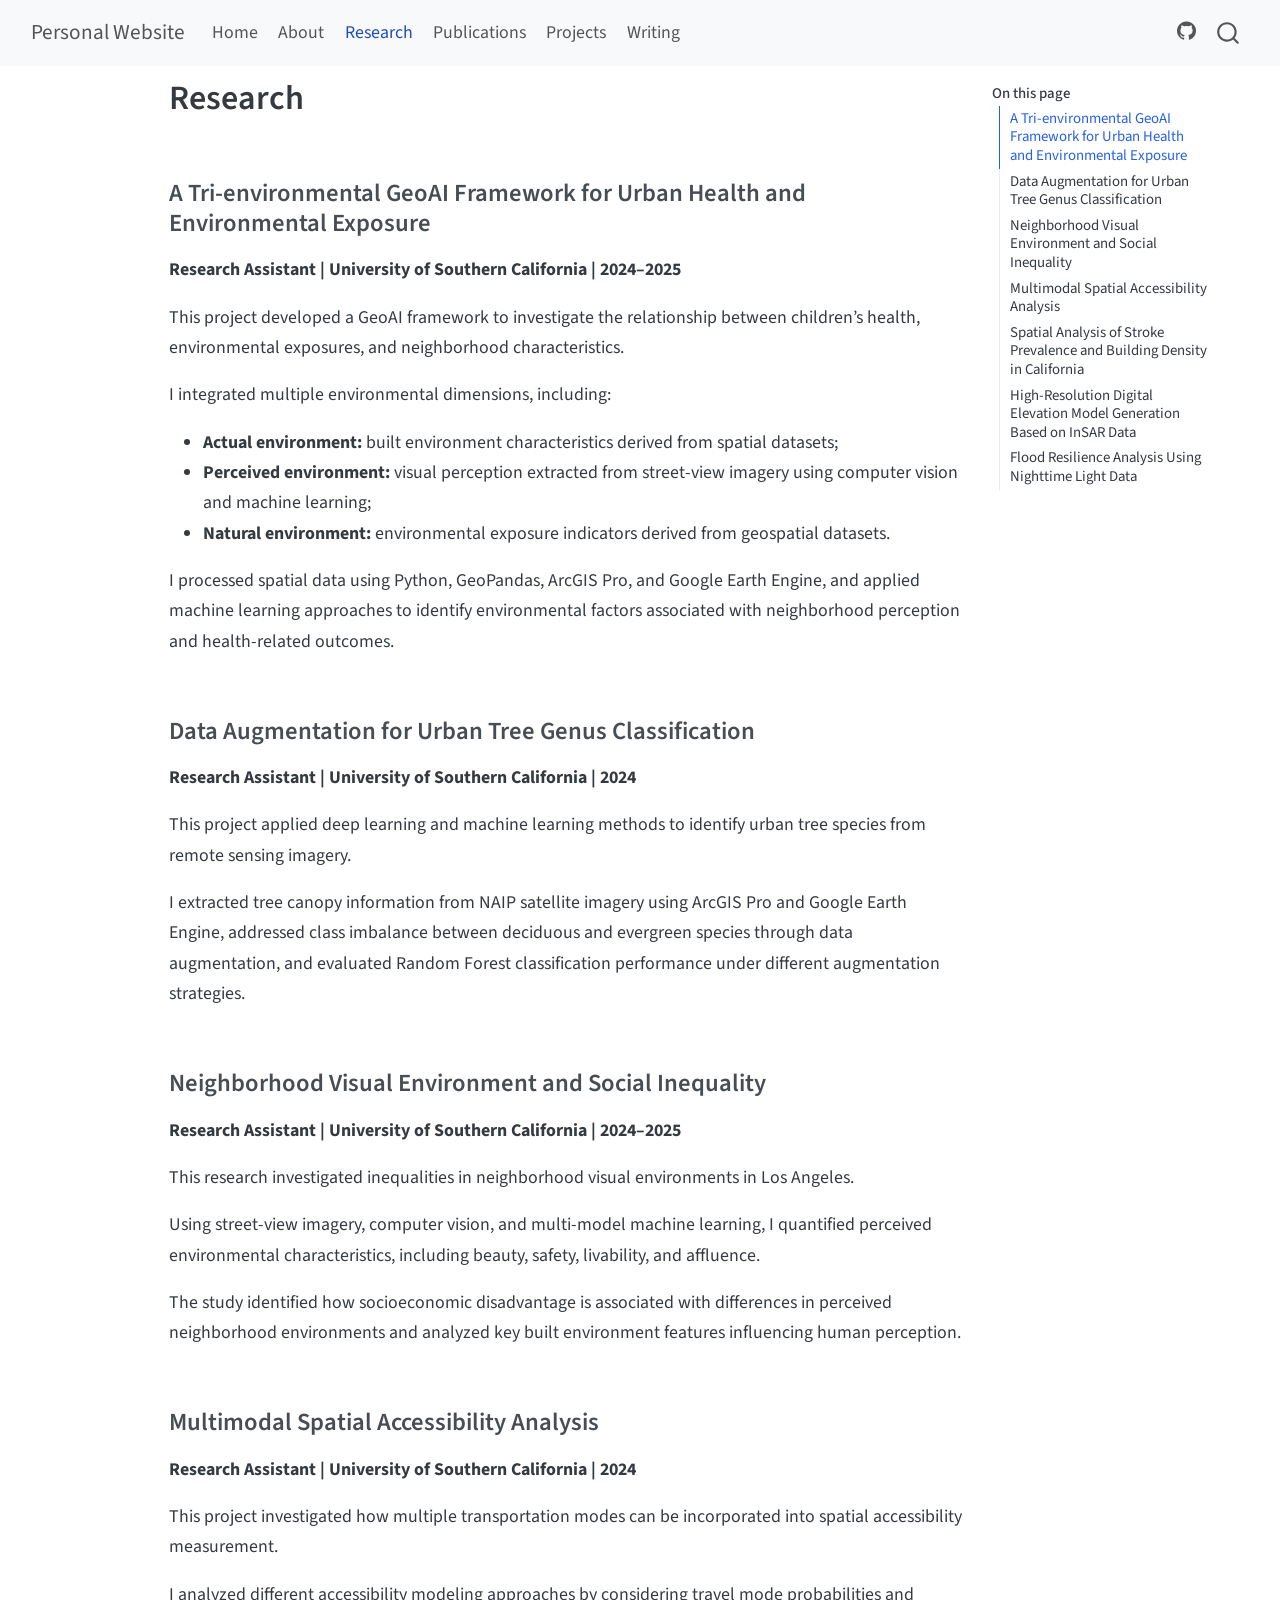
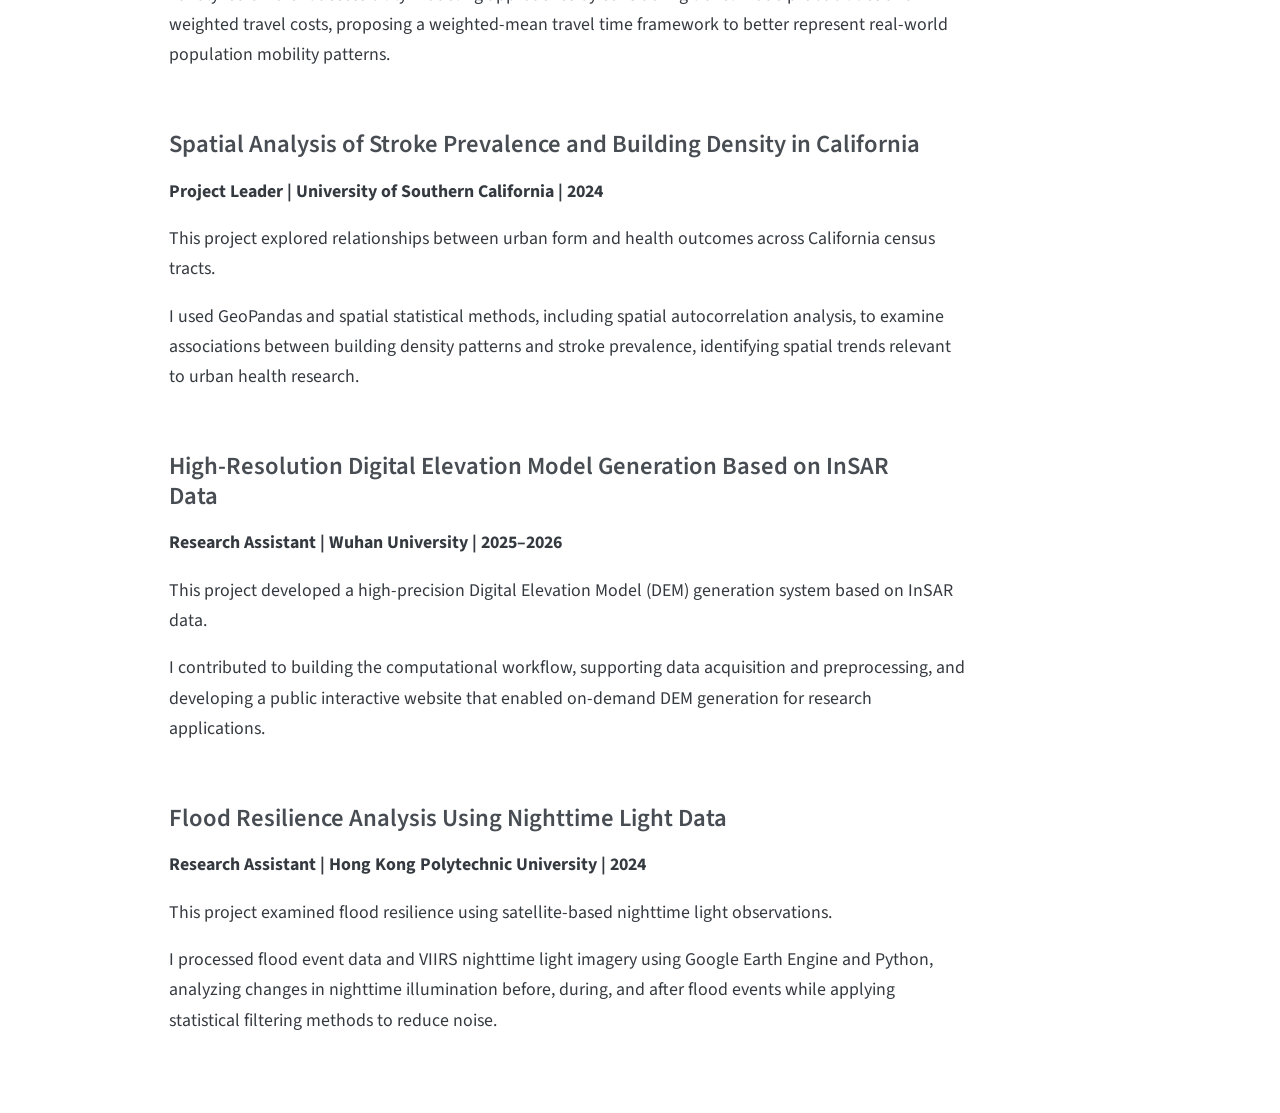
<file: docs/research.html>
<!DOCTYPE html>
<html xmlns="http://www.w3.org/1999/xhtml" lang="en" xml:lang="en"><head>

<meta charset="utf-8">
<meta name="generator" content="quarto-1.10.18">

<meta name="viewport" content="width=device-width, initial-scale=1.0, user-scalable=yes">


<title>Research – Personal Website</title>
<style>
/* Default styles provided by pandoc.
** See https://pandoc.org/MANUAL.html#variables-for-html for config info.
*/
span.smallcaps{font-variant: small-caps;}
div.columns{display: flex; gap: 1.5em;}
div.column{flex: auto;}
@media screen {
div.columns{gap: min(4vw, 1.5em);}
div.column{overflow-x: auto;}
}
div.hanging-indent{margin-left: 1.5em; text-indent: -1.5em;}
ul.task-list{list-style: none;}
ul.task-list li input[type="checkbox"] {
  width: 0.8em;
  margin: 0 0.8em 0.2em -1em; /* quarto-specific, see https://github.com/quarto-dev/quarto-cli/issues/4556 */ 
  vertical-align: middle;
}
</style>


<script src="site_libs/quarto-nav/quarto-nav.js"></script>
<script src="site_libs/quarto-nav/headroom.min.js"></script>
<script src="site_libs/clipboard/clipboard.min.js"></script>
<script src="site_libs/quarto-search/autocomplete.umd.js"></script>
<script src="site_libs/quarto-search/fuse.min.js"></script>
<script src="site_libs/quarto-search/quarto-search.js"></script>
<meta name="quarto:offset" content="./">
<script src="site_libs/quarto-html/quarto.js" type="module"></script>
<script src="site_libs/quarto-html/tabsets/tabsets.js" type="module"></script>
<script src="site_libs/quarto-html/popper.min.js"></script>
<script src="site_libs/quarto-html/tippy.umd.min.js"></script>
<script src="site_libs/quarto-html/anchor.min.js"></script>
<link href="site_libs/quarto-html/tippy.css" rel="stylesheet">
<link href="site_libs/quarto-html/quarto-syntax-highlighting-64a204ab8560d761af7679ceaba22944.css" rel="stylesheet" id="quarto-text-highlighting-styles">
<script src="site_libs/bootstrap/bootstrap.min.js"></script>
<link href="site_libs/bootstrap/bootstrap-icons.css" rel="stylesheet">
<link href="site_libs/bootstrap/bootstrap-172ba59bd5e0b52282274ba0c0cc16fc.min.css" rel="stylesheet" append-hash="true" id="quarto-bootstrap" data-mode="light">
<script id="quarto-search-options" type="application/json">{
  "location": "navbar",
  "copy-button": false,
  "collapse-after": 3,
  "panel-placement": "end",
  "type": "overlay",
  "limit": 50,
  "keyboard-shortcut": [
    "f",
    "/",
    "s"
  ],
  "show-item-context": false,
  "language": {
    "search-no-results-text": "No results",
    "search-matching-documents-text": "matching documents",
    "search-copy-link-title": "Copy link to search",
    "search-hide-matches-text": "Hide additional matches",
    "search-more-match-text": "more match in this document",
    "search-more-matches-text": "more matches in this document",
    "search-clear-button-title": "Clear",
    "search-text-placeholder": "",
    "search-detached-cancel-button-title": "Cancel",
    "search-submit-button-title": "Submit",
    "search-label": "Search"
  }
}</script>


<link rel="stylesheet" href="styles.css">
</head>

<body class="nav-fixed quarto-light">

<div id="quarto-search-results"></div>
  <header id="quarto-header" class="headroom fixed-top">
    <nav class="navbar navbar-expand-lg " data-bs-theme="dark">
      <div class="navbar-container container-fluid">
      <div class="navbar-brand-container mx-auto">
    <a class="navbar-brand" href="./index.html">
    <span class="navbar-title">Personal Website</span>
    </a>
  </div>
            <div id="quarto-search" class="" title="Search"></div>
          <button class="navbar-toggler" type="button" data-bs-toggle="collapse" data-bs-target="#navbarCollapse" aria-controls="navbarCollapse" role="menu" aria-expanded="false" aria-label="Toggle navigation" onclick="if (window.quartoToggleHeadroom) { window.quartoToggleHeadroom(); }">
  <span class="navbar-toggler-icon"></span>
</button>
          <div class="collapse navbar-collapse" id="navbarCollapse">
            <ul class="navbar-nav navbar-nav-scroll me-auto">
  <li class="nav-item">
    <a class="nav-link" href="./index.html"> 
<span class="menu-text">Home</span></a>
  </li>  
  <li class="nav-item">
    <a class="nav-link" href="./about.html"> 
<span class="menu-text">About</span></a>
  </li>  
  <li class="nav-item">
    <a class="nav-link active" href="./research.html" aria-current="page"> 
<span class="menu-text">Research</span></a>
  </li>  
  <li class="nav-item">
    <a class="nav-link" href="./publications.html"> 
<span class="menu-text">Publications</span></a>
  </li>  
  <li class="nav-item">
    <a class="nav-link" href="./projects.html"> 
<span class="menu-text">Projects</span></a>
  </li>  
  <li class="nav-item">
    <a class="nav-link" href="./writing.html"> 
<span class="menu-text">Writing</span></a>
  </li>  
</ul>
            <ul class="navbar-nav navbar-nav-scroll ms-auto">
  <li class="nav-item compact">
    <a class="nav-link" href="https://github.com/ShaokunLyu"> <i class="bi bi-github" role="img">
</i> 
<span class="menu-text"></span></a>
  </li>  
</ul>
          </div> <!-- /navcollapse -->
            <div class="quarto-navbar-tools">
</div>
      </div> <!-- /container-fluid -->
    </nav>
</header>
<!-- content -->
<div id="quarto-content" class="quarto-container page-columns page-rows-contents page-layout-article page-navbar">
<!-- sidebar -->
<!-- margin-sidebar -->
    <div id="quarto-margin-sidebar" class="sidebar margin-sidebar">
        <nav id="TOC" role="doc-toc" class="toc-active">
    <h2 id="toc-title">On this page</h2>
   
  <ul>
  <li><a href="#a-tri-environmental-geoai-framework-for-urban-health-and-environmental-exposure" id="toc-a-tri-environmental-geoai-framework-for-urban-health-and-environmental-exposure" class="nav-link active" data-scroll-target="#a-tri-environmental-geoai-framework-for-urban-health-and-environmental-exposure">A Tri-environmental GeoAI Framework for Urban Health and Environmental Exposure</a></li>
  <li><a href="#data-augmentation-for-urban-tree-genus-classification" id="toc-data-augmentation-for-urban-tree-genus-classification" class="nav-link" data-scroll-target="#data-augmentation-for-urban-tree-genus-classification">Data Augmentation for Urban Tree Genus Classification</a></li>
  <li><a href="#neighborhood-visual-environment-and-social-inequality" id="toc-neighborhood-visual-environment-and-social-inequality" class="nav-link" data-scroll-target="#neighborhood-visual-environment-and-social-inequality">Neighborhood Visual Environment and Social Inequality</a></li>
  <li><a href="#multimodal-spatial-accessibility-analysis" id="toc-multimodal-spatial-accessibility-analysis" class="nav-link" data-scroll-target="#multimodal-spatial-accessibility-analysis">Multimodal Spatial Accessibility Analysis</a></li>
  <li><a href="#spatial-analysis-of-stroke-prevalence-and-building-density-in-california" id="toc-spatial-analysis-of-stroke-prevalence-and-building-density-in-california" class="nav-link" data-scroll-target="#spatial-analysis-of-stroke-prevalence-and-building-density-in-california">Spatial Analysis of Stroke Prevalence and Building Density in California</a></li>
  <li><a href="#high-resolution-digital-elevation-model-generation-based-on-insar-data" id="toc-high-resolution-digital-elevation-model-generation-based-on-insar-data" class="nav-link" data-scroll-target="#high-resolution-digital-elevation-model-generation-based-on-insar-data">High-Resolution Digital Elevation Model Generation Based on InSAR Data</a></li>
  <li><a href="#flood-resilience-analysis-using-nighttime-light-data" id="toc-flood-resilience-analysis-using-nighttime-light-data" class="nav-link" data-scroll-target="#flood-resilience-analysis-using-nighttime-light-data">Flood Resilience Analysis Using Nighttime Light Data</a></li>
  </ul>
</nav>
    </div>
<!-- main -->
<main class="content" id="quarto-document-content">

<header id="title-block-header" class="quarto-title-block default">
<div class="quarto-title">
<h1 class="title">Research</h1>
</div>



<div class="quarto-title-meta">

    
  
    
  </div>
  


</header>


<section id="a-tri-environmental-geoai-framework-for-urban-health-and-environmental-exposure" class="level3">
<h3 class="anchored" data-anchor-id="a-tri-environmental-geoai-framework-for-urban-health-and-environmental-exposure">A Tri-environmental GeoAI Framework for Urban Health and Environmental Exposure</h3>
<p><strong>Research Assistant | University of Southern California | 2024–2025</strong></p>
<p>This project developed a GeoAI framework to investigate the relationship between children’s health, environmental exposures, and neighborhood characteristics.</p>
<p>I integrated multiple environmental dimensions, including:</p>
<ul>
<li><strong>Actual environment:</strong> built environment characteristics derived from spatial datasets;</li>
<li><strong>Perceived environment:</strong> visual perception extracted from street-view imagery using computer vision and machine learning;</li>
<li><strong>Natural environment:</strong> environmental exposure indicators derived from geospatial datasets.</li>
</ul>
<p>I processed spatial data using Python, GeoPandas, ArcGIS Pro, and Google Earth Engine, and applied machine learning approaches to identify environmental factors associated with neighborhood perception and health-related outcomes.</p>
</section>
<section id="data-augmentation-for-urban-tree-genus-classification" class="level3">
<h3 class="anchored" data-anchor-id="data-augmentation-for-urban-tree-genus-classification">Data Augmentation for Urban Tree Genus Classification</h3>
<p><strong>Research Assistant | University of Southern California | 2024</strong></p>
<p>This project applied deep learning and machine learning methods to identify urban tree species from remote sensing imagery.</p>
<p>I extracted tree canopy information from NAIP satellite imagery using ArcGIS Pro and Google Earth Engine, addressed class imbalance between deciduous and evergreen species through data augmentation, and evaluated Random Forest classification performance under different augmentation strategies.</p>
</section>
<section id="neighborhood-visual-environment-and-social-inequality" class="level3">
<h3 class="anchored" data-anchor-id="neighborhood-visual-environment-and-social-inequality">Neighborhood Visual Environment and Social Inequality</h3>
<p><strong>Research Assistant | University of Southern California | 2024–2025</strong></p>
<p>This research investigated inequalities in neighborhood visual environments in Los Angeles.</p>
<p>Using street-view imagery, computer vision, and multi-model machine learning, I quantified perceived environmental characteristics, including beauty, safety, livability, and affluence.</p>
<p>The study identified how socioeconomic disadvantage is associated with differences in perceived neighborhood environments and analyzed key built environment features influencing human perception.</p>
</section>
<section id="multimodal-spatial-accessibility-analysis" class="level3">
<h3 class="anchored" data-anchor-id="multimodal-spatial-accessibility-analysis">Multimodal Spatial Accessibility Analysis</h3>
<p><strong>Research Assistant | University of Southern California | 2024</strong></p>
<p>This project investigated how multiple transportation modes can be incorporated into spatial accessibility measurement.</p>
<p>I analyzed different accessibility modeling approaches by considering travel mode probabilities and weighted travel costs, proposing a weighted-mean travel time framework to better represent real-world population mobility patterns.</p>
</section>
<section id="spatial-analysis-of-stroke-prevalence-and-building-density-in-california" class="level3">
<h3 class="anchored" data-anchor-id="spatial-analysis-of-stroke-prevalence-and-building-density-in-california">Spatial Analysis of Stroke Prevalence and Building Density in California</h3>
<p><strong>Project Leader | University of Southern California | 2024</strong></p>
<p>This project explored relationships between urban form and health outcomes across California census tracts.</p>
<p>I used GeoPandas and spatial statistical methods, including spatial autocorrelation analysis, to examine associations between building density patterns and stroke prevalence, identifying spatial trends relevant to urban health research.</p>
</section>
<section id="high-resolution-digital-elevation-model-generation-based-on-insar-data" class="level3">
<h3 class="anchored" data-anchor-id="high-resolution-digital-elevation-model-generation-based-on-insar-data">High-Resolution Digital Elevation Model Generation Based on InSAR Data</h3>
<p><strong>Research Assistant | Wuhan University | 2025–2026</strong></p>
<p>This project developed a high-precision Digital Elevation Model (DEM) generation system based on InSAR data.</p>
<p>I contributed to building the computational workflow, supporting data acquisition and preprocessing, and developing a public interactive website that enabled on-demand DEM generation for research applications.</p>
</section>
<section id="flood-resilience-analysis-using-nighttime-light-data" class="level3">
<h3 class="anchored" data-anchor-id="flood-resilience-analysis-using-nighttime-light-data">Flood Resilience Analysis Using Nighttime Light Data</h3>
<p><strong>Research Assistant | Hong Kong Polytechnic University | 2024</strong></p>
<p>This project examined flood resilience using satellite-based nighttime light observations.</p>
<p>I processed flood event data and VIIRS nighttime light imagery using Google Earth Engine and Python, analyzing changes in nighttime illumination before, during, and after flood events while applying statistical filtering methods to reduce noise.</p>


</section>

</main> <!-- /main -->
<script id="quarto-html-after-body" type="application/javascript">
  window.document.addEventListener("DOMContentLoaded", function (event) {
    const icon = "";
    const anchorJS = new window.AnchorJS();
    anchorJS.options = {
      placement: 'right',
      icon: icon
    };
    anchorJS.add('.anchored');
    const isCodeAnnotation = (el) => {
      for (const clz of el.classList) {
        if (clz.startsWith('code-annotation-')) {                     
          return true;
        }
      }
      return false;
    }
    const onCopySuccess = function(e) {
      // button target
      const button = e.trigger;
      // don't keep focus
      button.blur();
      // flash "checked"
      button.classList.add('code-copy-button-checked');
      var currentTitle = button.getAttribute("title");
      button.setAttribute("title", "Copied!");
      let tooltip;
      if (window.bootstrap) {
        button.setAttribute("data-bs-toggle", "tooltip");
        button.setAttribute("data-bs-placement", "left");
        button.setAttribute("data-bs-title", "Copied!");
        tooltip = new bootstrap.Tooltip(button, 
          { trigger: "manual", 
            customClass: "code-copy-button-tooltip",
            offset: [0, -8]});
        tooltip.show();    
      }
      setTimeout(function() {
        if (tooltip) {
          tooltip.hide();
          button.removeAttribute("data-bs-title");
          button.removeAttribute("data-bs-toggle");
          button.removeAttribute("data-bs-placement");
        }
        button.setAttribute("title", currentTitle);
        button.classList.remove('code-copy-button-checked');
      }, 1000);
      // clear code selection
      e.clearSelection();
    }
    const getTextToCopy = function(trigger) {
      const outerScaffold = trigger.parentElement.cloneNode(true);
      const codeEl = outerScaffold.querySelector('code');
      for (const childEl of codeEl.children) {
        if (isCodeAnnotation(childEl)) {
          childEl.remove();
        }
      }
      return codeEl.innerText;
    }
    const clipboard = new window.ClipboardJS('.code-copy-button:not([data-in-quarto-modal])', {
      text: getTextToCopy
    });
    clipboard.on('success', onCopySuccess);
    if (window.document.getElementById('quarto-embedded-source-code-modal')) {
      const clipboardModal = new window.ClipboardJS('.code-copy-button[data-in-quarto-modal]', {
        text: getTextToCopy,
        container: window.document.getElementById('quarto-embedded-source-code-modal')
      });
      clipboardModal.on('success', onCopySuccess);
    }
      var localhostRegex = new RegExp(/^(?:http|https):\/\/localhost\:?[0-9]*\//);
      var mailtoRegex = new RegExp(/^mailto:/);
        var filterRegex = new RegExp('/' + window.location.host + '/');
      var isInternal = (href) => {
          return filterRegex.test(href) || localhostRegex.test(href) || mailtoRegex.test(href);
      }
      // Inspect non-navigation links and adorn them if external
     var links = window.document.querySelectorAll('a[href]:not(.nav-link):not(.navbar-brand):not(.toc-action):not(.sidebar-link):not(.sidebar-item-toggle):not(.pagination-link):not(.no-external):not([aria-hidden]):not(.dropdown-item):not(.quarto-navigation-tool):not(.about-link)');
      for (var i=0; i<links.length; i++) {
        const link = links[i];
        if (!isInternal(link.href)) {
          // undo the damage that might have been done by quarto-nav.js in the case of
          // links that we want to consider external
          if (link.dataset.originalHref !== undefined) {
            link.href = link.dataset.originalHref;
          }
        }
      }
    function tippyHover(el, contentFn, onTriggerFn, onUntriggerFn) {
      const config = {
        allowHTML: true,
        maxWidth: 500,
        delay: 100,
        arrow: false,
        appendTo: function(el) {
            return el.parentElement;
        },
        interactive: true,
        interactiveBorder: 10,
        theme: 'quarto',
        placement: 'bottom-start',
      };
      if (contentFn) {
        config.content = contentFn;
      }
      if (onTriggerFn) {
        config.onTrigger = onTriggerFn;
      }
      if (onUntriggerFn) {
        config.onUntrigger = onUntriggerFn;
      }
      window.tippy(el, config); 
    }
    const noterefs = window.document.querySelectorAll('a[role="doc-noteref"]');
    for (var i=0; i<noterefs.length; i++) {
      const ref = noterefs[i];
      tippyHover(ref, function() {
        // use id or data attribute instead here
        let href = ref.getAttribute('data-footnote-href') || ref.getAttribute('href');
        try { href = new URL(href).hash; } catch {}
        const id = href.replace(/^#\/?/, "");
        const note = window.document.getElementById(id);
        if (note) {
          return note.innerHTML;
        } else {
          return "";
        }
      });
    }
    const xrefs = window.document.querySelectorAll('a.quarto-xref');
    const processXRef = (id, note) => {
      // Strip column container classes
      const stripColumnClz = (el) => {
        el.classList.remove("page-full", "page-columns");
        if (el.children) {
          for (const child of el.children) {
            stripColumnClz(child);
          }
        }
      }
      stripColumnClz(note)
      if (id === null || id.startsWith('sec-')) {
        // Special case sections, only their first couple elements
        const container = document.createElement("div");
        if (note.children && note.children.length > 2) {
          container.appendChild(note.children[0].cloneNode(true));
          for (let i = 1; i < note.children.length; i++) {
            const child = note.children[i];
            if (child.tagName === "P" && child.innerText === "") {
              continue;
            } else {
              container.appendChild(child.cloneNode(true));
              break;
            }
          }
          if (window.Quarto?.typesetMath) {
            window.Quarto.typesetMath(container);
          }
          return container.innerHTML
        } else {
          if (window.Quarto?.typesetMath) {
            window.Quarto.typesetMath(note);
          }
          return note.innerHTML;
        }
      } else {
        // Remove any anchor links if they are present
        const anchorLink = note.querySelector('a.anchorjs-link');
        if (anchorLink) {
          anchorLink.remove();
        }
        if (window.Quarto?.typesetMath) {
          window.Quarto.typesetMath(note);
        }
        if (note.classList.contains("callout")) {
          return note.outerHTML;
        } else {
          return note.innerHTML;
        }
      }
    }
    for (var i=0; i<xrefs.length; i++) {
      const xref = xrefs[i];
      tippyHover(xref, undefined, function(instance) {
        instance.disable();
        let url = xref.getAttribute('href');
        let hash = undefined; 
        if (url.startsWith('#')) {
          hash = url;
        } else {
          try { hash = new URL(url).hash; } catch {}
        }
        if (hash) {
          const id = hash.replace(/^#\/?/, "");
          const note = window.document.getElementById(id);
          if (note !== null) {
            try {
              const html = processXRef(id, note.cloneNode(true));
              instance.setContent(html);
            } finally {
              instance.enable();
              instance.show();
            }
          } else {
            // See if we can fetch this
            fetch(url.split('#')[0])
            .then(res => res.text())
            .then(html => {
              const parser = new DOMParser();
              const htmlDoc = parser.parseFromString(html, "text/html");
              const note = htmlDoc.getElementById(id);
              if (note !== null) {
                const html = processXRef(id, note);
                instance.setContent(html);
              } 
            }).finally(() => {
              instance.enable();
              instance.show();
            });
          }
        } else {
          // See if we can fetch a full url (with no hash to target)
          // This is a special case and we should probably do some content thinning / targeting
          fetch(url)
          .then(res => res.text())
          .then(html => {
            const parser = new DOMParser();
            const htmlDoc = parser.parseFromString(html, "text/html");
            const note = htmlDoc.querySelector('main.content');
            if (note !== null) {
              // This should only happen for chapter cross references
              // (since there is no id in the URL)
              // remove the first header
              if (note.children.length > 0 && note.children[0].tagName === "HEADER") {
                note.children[0].remove();
              }
              const html = processXRef(null, note);
              instance.setContent(html);
            } 
          }).finally(() => {
            instance.enable();
            instance.show();
          });
        }
      }, function(instance) {
      });
    }
        let selectedAnnoteEl;
        const selectorForAnnotation = ( cell, annotation) => {
          let cellAttr = 'data-code-cell="' + cell + '"';
          let lineAttr = 'data-code-annotation="' +  annotation + '"';
          const selector = 'span[' + cellAttr + '][' + lineAttr + ']';
          return selector;
        }
        const selectCodeLines = (annoteEl) => {
          const doc = window.document;
          const targetCell = annoteEl.getAttribute("data-target-cell");
          const targetAnnotation = annoteEl.getAttribute("data-target-annotation");
          const annoteSpan = window.document.querySelector(selectorForAnnotation(targetCell, targetAnnotation));
          const lines = annoteSpan.getAttribute("data-code-lines").split(",");
          const lineIds = lines.map((line) => {
            return targetCell + "-" + line;
          })
          let top = null;
          let height = null;
          let parent = null;
          if (lineIds.length > 0) {
              //compute the position of the single el (top and bottom and make a div)
              const el = window.document.getElementById(lineIds[0]);
              top = el.offsetTop;
              height = el.offsetHeight;
              parent = el.parentElement.parentElement;
            if (lineIds.length > 1) {
              const lastEl = window.document.getElementById(lineIds[lineIds.length - 1]);
              const bottom = lastEl.offsetTop + lastEl.offsetHeight;
              height = bottom - top;
            }
            if (top !== null && height !== null && parent !== null) {
              // cook up a div (if necessary) and position it 
              let div = window.document.getElementById("code-annotation-line-highlight");
              if (div === null) {
                div = window.document.createElement("div");
                div.setAttribute("id", "code-annotation-line-highlight");
                div.style.position = 'absolute';
                parent.appendChild(div);
              }
              div.style.top = top - 2 + "px";
              div.style.height = height + 4 + "px";
              div.style.left = 0;
              let gutterDiv = window.document.getElementById("code-annotation-line-highlight-gutter");
              if (gutterDiv === null) {
                gutterDiv = window.document.createElement("div");
                gutterDiv.setAttribute("id", "code-annotation-line-highlight-gutter");
                gutterDiv.style.position = 'absolute';
                const codeCell = window.document.getElementById(targetCell);
                const gutter = codeCell.querySelector('.code-annotation-gutter');
                gutter.appendChild(gutterDiv);
              }
              gutterDiv.style.top = top - 2 + "px";
              gutterDiv.style.height = height + 4 + "px";
            }
            selectedAnnoteEl = annoteEl;
          }
        };
        const unselectCodeLines = () => {
          const elementsIds = ["code-annotation-line-highlight", "code-annotation-line-highlight-gutter"];
          elementsIds.forEach((elId) => {
            const div = window.document.getElementById(elId);
            if (div) {
              div.remove();
            }
          });
          selectedAnnoteEl = undefined;
        };
          // Handle positioning of the toggle
      window.addEventListener(
        "resize",
        throttle(() => {
          elRect = undefined;
          if (selectedAnnoteEl) {
            selectCodeLines(selectedAnnoteEl);
          }
        }, 10)
      );
      function throttle(fn, ms) {
      let throttle = false;
      let timer;
        return (...args) => {
          if(!throttle) { // first call gets through
              fn.apply(this, args);
              throttle = true;
          } else { // all the others get throttled
              if(timer) clearTimeout(timer); // cancel #2
              timer = setTimeout(() => {
                fn.apply(this, args);
                timer = throttle = false;
              }, ms);
          }
        };
      }
        // Attach click handler to the DT
        const annoteDls = window.document.querySelectorAll('dt[data-target-cell]');
        for (const annoteDlNode of annoteDls) {
          annoteDlNode.addEventListener('click', (event) => {
            const clickedEl = event.target;
            if (clickedEl !== selectedAnnoteEl) {
              unselectCodeLines();
              const activeEl = window.document.querySelector('dt[data-target-cell].code-annotation-active');
              if (activeEl) {
                activeEl.classList.remove('code-annotation-active');
              }
              selectCodeLines(clickedEl);
              clickedEl.classList.add('code-annotation-active');
            } else {
              // Unselect the line
              unselectCodeLines();
              clickedEl.classList.remove('code-annotation-active');
            }
          });
        }
    const findCites = (el) => {
      const parentEl = el.parentElement;
      if (parentEl) {
        const cites = parentEl.dataset.cites;
        if (cites) {
          return {
            el,
            cites: cites.split(' ')
          };
        } else {
          return findCites(el.parentElement)
        }
      } else {
        return undefined;
      }
    };
    var bibliorefs = window.document.querySelectorAll('a[role="doc-biblioref"]');
    for (var i=0; i<bibliorefs.length; i++) {
      const ref = bibliorefs[i];
      const citeInfo = findCites(ref);
      if (citeInfo) {
        tippyHover(citeInfo.el, function() {
          var popup = window.document.createElement('div');
          citeInfo.cites.forEach(function(cite) {
            var citeDiv = window.document.createElement('div');
            citeDiv.classList.add('hanging-indent');
            citeDiv.classList.add('csl-entry');
            var biblioDiv = window.document.getElementById('ref-' + cite);
            if (biblioDiv) {
              citeDiv.innerHTML = biblioDiv.innerHTML;
            }
            popup.appendChild(citeDiv);
          });
          return popup.innerHTML;
        });
      }
    }
  });
  </script>
</div> <!-- /content -->




</body></html>
</file>
<file: docs/site_libs/quarto-html/tippy.css>
.tippy-box[data-animation=fade][data-state=hidden]{opacity:0}[data-tippy-root]{max-width:calc(100vw - 10px)}.tippy-box{position:relative;background-color:#333;color:#fff;border-radius:4px;font-size:14px;line-height:1.4;white-space:normal;outline:0;transition-property:transform,visibility,opacity}.tippy-box[data-placement^=top]>.tippy-arrow{bottom:0}.tippy-box[data-placement^=top]>.tippy-arrow:before{bottom:-7px;left:0;border-width:8px 8px 0;border-top-color:initial;transform-origin:center top}.tippy-box[data-placement^=bottom]>.tippy-arrow{top:0}.tippy-box[data-placement^=bottom]>.tippy-arrow:before{top:-7px;left:0;border-width:0 8px 8px;border-bottom-color:initial;transform-origin:center bottom}.tippy-box[data-placement^=left]>.tippy-arrow{right:0}.tippy-box[data-placement^=left]>.tippy-arrow:before{border-width:8px 0 8px 8px;border-left-color:initial;right:-7px;transform-origin:center left}.tippy-box[data-placement^=right]>.tippy-arrow{left:0}.tippy-box[data-placement^=right]>.tippy-arrow:before{left:-7px;border-width:8px 8px 8px 0;border-right-color:initial;transform-origin:center right}.tippy-box[data-inertia][data-state=visible]{transition-timing-function:cubic-bezier(.54,1.5,.38,1.11)}.tippy-arrow{width:16px;height:16px;color:#333}.tippy-arrow:before{content:"";position:absolute;border-color:transparent;border-style:solid}.tippy-content{position:relative;padding:5px 9px;z-index:1}
</file>
<file: docs/site_libs/quarto-html/quarto-syntax-highlighting-64a204ab8560d761af7679ceaba22944.css>
/* quarto syntax highlight colors */
:root {
  --quarto-hl-ot-color: #003B4F;
  --quarto-hl-at-color: #657422;
  --quarto-hl-ss-color: #20794D;
  --quarto-hl-an-color: #5E5E5E;
  --quarto-hl-fu-color: #4758AB;
  --quarto-hl-st-color: #20794D;
  --quarto-hl-cf-color: #003B4F;
  --quarto-hl-op-color: #5E5E5E;
  --quarto-hl-er-color: #AD0000;
  --quarto-hl-bn-color: #AD0000;
  --quarto-hl-al-color: #AD0000;
  --quarto-hl-va-color: #111111;
  --quarto-hl-bu-color: inherit;
  --quarto-hl-ex-color: inherit;
  --quarto-hl-pp-color: #AD0000;
  --quarto-hl-in-color: #5E5E5E;
  --quarto-hl-vs-color: #20794D;
  --quarto-hl-wa-color: #5E5E5E;
  --quarto-hl-do-color: #5E5E5E;
  --quarto-hl-im-color: #00769E;
  --quarto-hl-ch-color: #20794D;
  --quarto-hl-dt-color: #AD0000;
  --quarto-hl-fl-color: #AD0000;
  --quarto-hl-co-color: #5E5E5E;
  --quarto-hl-cv-color: #5E5E5E;
  --quarto-hl-cn-color: #8f5902;
  --quarto-hl-sc-color: #5E5E5E;
  --quarto-hl-dv-color: #AD0000;
  --quarto-hl-kw-color: #003B4F;
}

/* other quarto variables */
:root {
  --quarto-font-monospace: SFMono-Regular, Menlo, Monaco, Consolas, "Liberation Mono", "Courier New", monospace;
}

/* syntax highlight based on Pandoc's rules */
pre > code.sourceCode > span {
  color: #003B4F;
}

code.sourceCode > span {
  color: #003B4F;
}

div.sourceCode,
div.sourceCode pre.sourceCode {
  color: #003B4F;
}

/* Normal */
code span {
  color: #003B4F;
}

/* Alert */
code span.al {
  color: #AD0000;
  font-style: inherit;
}

/* Annotation */
code span.an {
  color: #5E5E5E;
  font-style: inherit;
}

/* Attribute */
code span.at {
  color: #657422;
  font-style: inherit;
}

/* BaseN */
code span.bn {
  color: #AD0000;
  font-style: inherit;
}

/* BuiltIn */
code span.bu {
  font-style: inherit;
}

/* ControlFlow */
code span.cf {
  color: #003B4F;
  font-weight: bold;
  font-style: inherit;
}

/* Char */
code span.ch {
  color: #20794D;
  font-style: inherit;
}

/* Constant */
code span.cn {
  color: #8f5902;
  font-style: inherit;
}

/* Comment */
code span.co {
  color: #5E5E5E;
  font-style: inherit;
}

/* CommentVar */
code span.cv {
  color: #5E5E5E;
  font-style: italic;
}

/* Documentation */
code span.do {
  color: #5E5E5E;
  font-style: italic;
}

/* DataType */
code span.dt {
  color: #AD0000;
  font-style: inherit;
}

/* DecVal */
code span.dv {
  color: #AD0000;
  font-style: inherit;
}

/* Error */
code span.er {
  color: #AD0000;
  font-style: inherit;
}

/* Extension */
code span.ex {
  font-style: inherit;
}

/* Float */
code span.fl {
  color: #AD0000;
  font-style: inherit;
}

/* Function */
code span.fu {
  color: #4758AB;
  font-style: inherit;
}

/* Import */
code span.im {
  color: #00769E;
  font-style: inherit;
}

/* Information */
code span.in {
  color: #5E5E5E;
  font-style: inherit;
}

/* Keyword */
code span.kw {
  color: #003B4F;
  font-weight: bold;
  font-style: inherit;
}

/* Operator */
code span.op {
  color: #5E5E5E;
  font-style: inherit;
}

/* Other */
code span.ot {
  color: #003B4F;
  font-style: inherit;
}

/* Preprocessor */
code span.pp {
  color: #AD0000;
  font-style: inherit;
}

/* SpecialChar */
code span.sc {
  color: #5E5E5E;
  font-style: inherit;
}

/* SpecialString */
code span.ss {
  color: #20794D;
  font-style: inherit;
}

/* String */
code span.st {
  color: #20794D;
  font-style: inherit;
}

/* Variable */
code span.va {
  color: #111111;
  font-style: inherit;
}

/* VerbatimString */
code span.vs {
  color: #20794D;
  font-style: inherit;
}

/* Warning */
code span.wa {
  color: #5E5E5E;
  font-style: italic;
}

.prevent-inlining {
  content: "</";
}

/*# sourceMappingURL=9d8d5bb603a83b8298b89080a598c93b.css.map */
</file>
<file: docs/styles.css>
/* ---------- Global ---------- */

body {
  font-size: 1.05rem;
  line-height: 1.7;
}

main {
  max-width: 1200px;
  margin: 0 auto;
}


/* ---------- Hero ---------- */

.hero {
  display: flex;
  align-items: center;
  justify-content: space-between;
  gap: 5rem;

  max-width: 1150px;
  margin: 0 auto;

  padding: 6rem 2rem 5rem 2rem;
}

.hero-text {
  flex: 1;
  max-width: 720px;
}

.hero-text h1 {
  font-size: 3.4rem;
  line-height: 1.1;
  font-weight: 700;

  margin-top: 0;
  margin-bottom: 1.4rem;
}

.hero-text p {
  font-size: 1.1rem;
  margin-bottom: 1.2rem;
}

.hero-text strong {
  font-size: 1.2rem;
}


/* ---------- Profile image ---------- */

.hero-image {
  flex: 0 0 280px;
  display: flex;
  justify-content: center;
  align-items: center;
}

.hero-image img {
  width: 280px;
  height: 280px;
  object-fit: cover;
  object-position: 95% center;
  border-radius: 50%;
}


/* ---------- Buttons ---------- */

.hero .btn {
  margin-right: 0.5rem;
  margin-top: 0.5rem;
}


/* ---------- Sections ---------- */

h2 {
  margin-top: 3.5rem;
  margin-bottom: 1.5rem;
}


h3 {
  margin-top: 3.5rem;
  margin-bottom: 1rem;
}

h4 {
  margin-top: 2rem;
  margin-bottom: 0.8rem;
}


/* ---------- Mobile ---------- */

@media (max-width: 768px) {

  .hero {
    flex-direction: column-reverse;
    align-items: flex-start;
    gap: 2rem;

    padding-top: 3rem;
  }

  .hero-text h1 {
    font-size: 2.6rem;
  }

  .hero-image {
    flex: none;
  }

  .hero-image img {
    width: 200px;
    height: 200px;
  }

}
</file>
